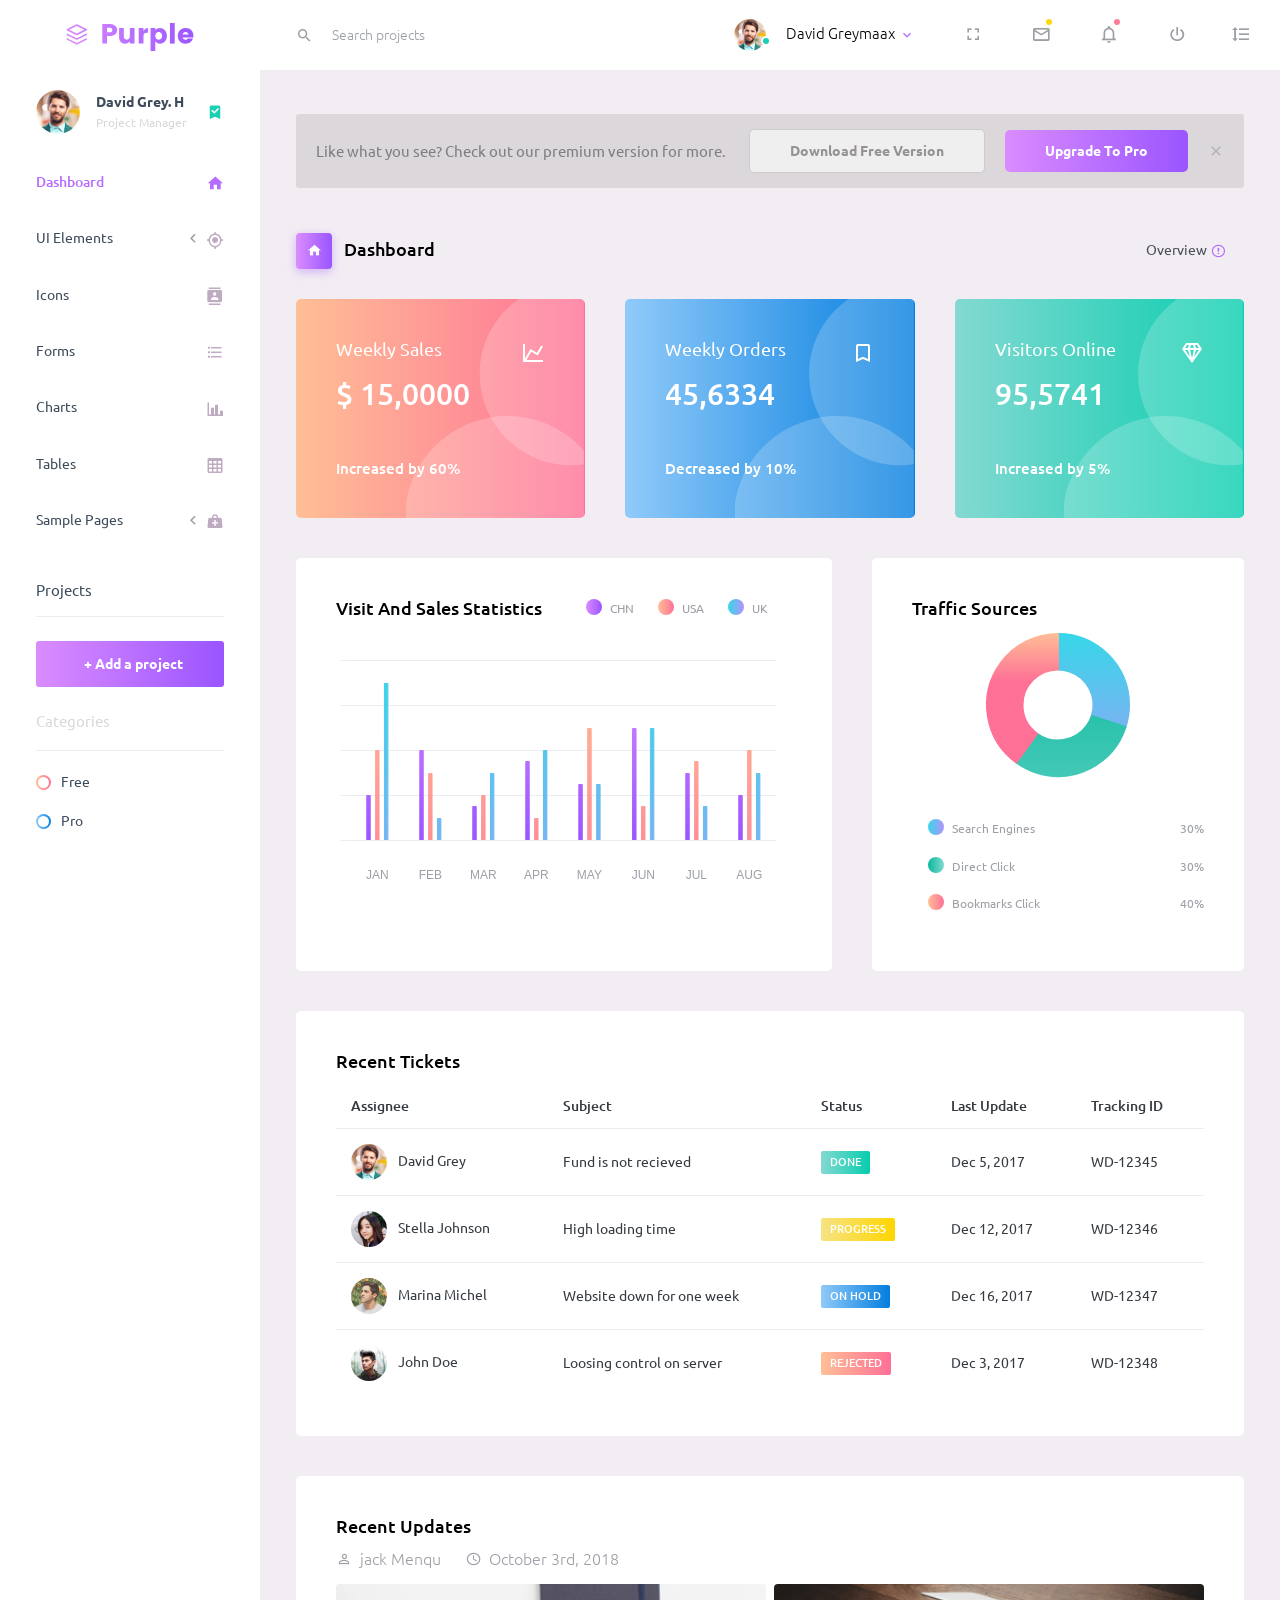
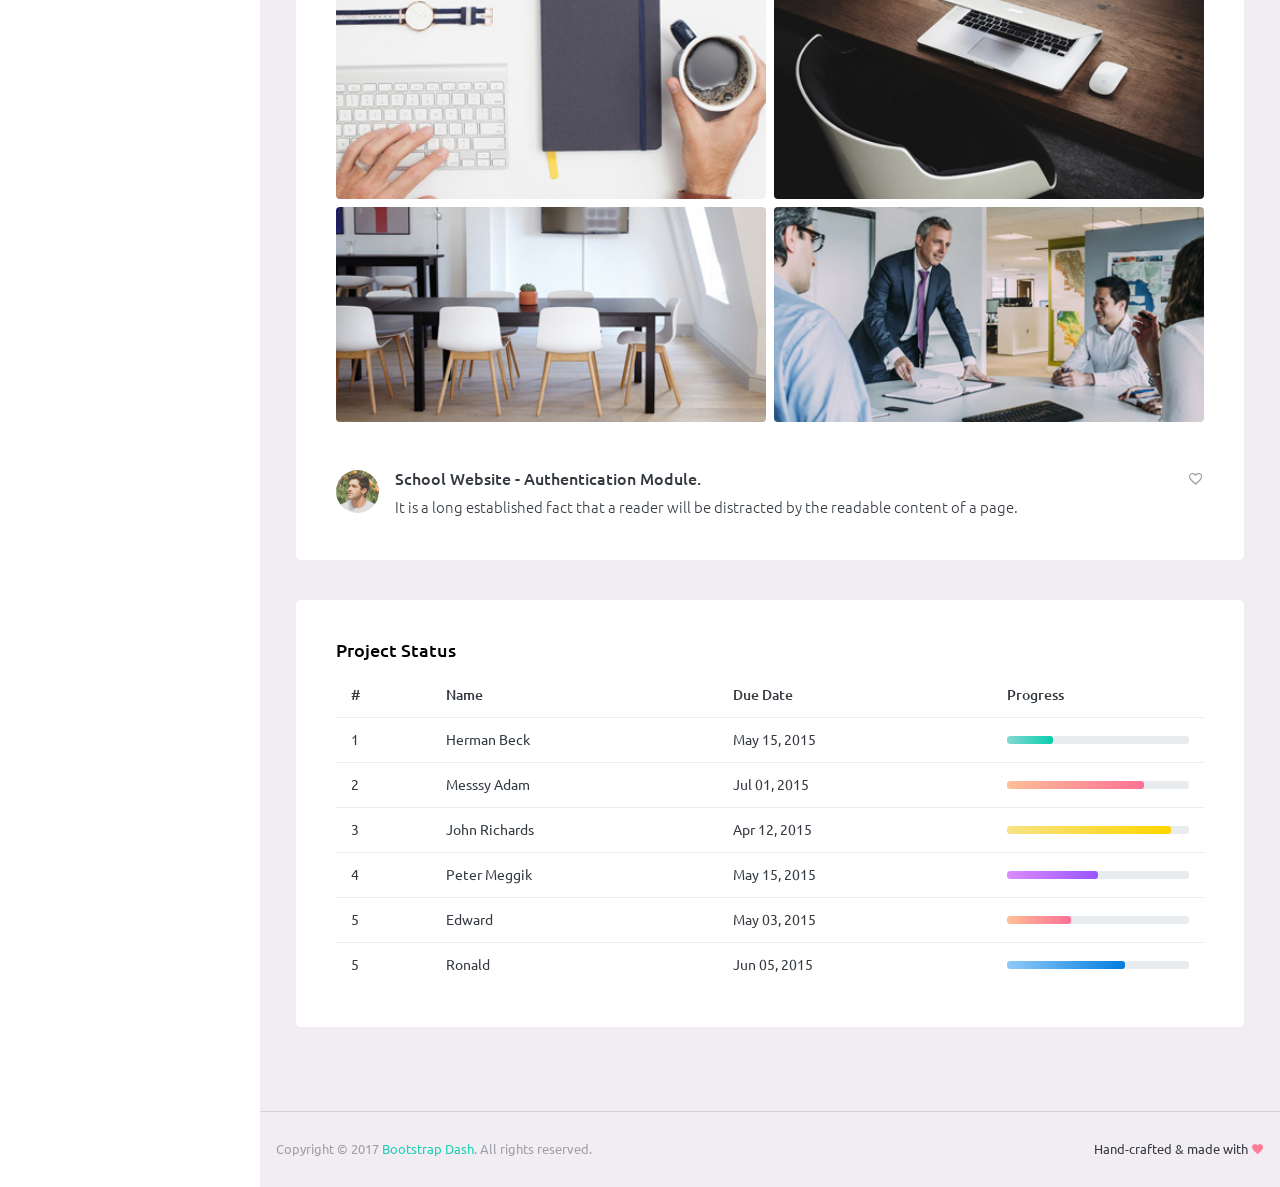
<file: CRUD/index.html>
<!DOCTYPE html>
<html lang="en">

<head>
  <!-- Required meta tags -->
  <meta charset="utf-8">
  <meta name="viewport" content="width=device-width, initial-scale=1, shrink-to-fit=no">
  <title>Purple Admin</title>
  <!-- plugins:css -->
  <link rel="stylesheet" href="vendors/iconfonts/mdi/css/materialdesignicons.min.css">
  <link rel="stylesheet" href="vendors/css/vendor.bundle.base.css">
  <!-- endinject -->
  <!-- inject:css -->
  <link rel="stylesheet" href="css/style.css">
  <!-- endinject -->
  <link rel="shortcut icon" href="images/favicon.png" />
</head>
<body>
  <div class="container-scroller">
    <!-- partial:partials/_navbar.html -->
    <nav class="navbar default-layout-navbar col-lg-12 col-12 p-0 fixed-top d-flex flex-row">
      <div class="text-center navbar-brand-wrapper d-flex align-items-center justify-content-center">
        <a class="navbar-brand brand-logo" href="index.html"><img src="images/logo.svg" alt="logo"/></a>
        <a class="navbar-brand brand-logo-mini" href="index.html"><img src="images/logo-mini.svg" alt="logo"/></a>
      </div>
      <div class="navbar-menu-wrapper d-flex align-items-stretch">
        <div class="search-field d-none d-md-block">
          <form class="d-flex align-items-center h-100" action="#">
            <div class="input-group">
              <div class="input-group-prepend bg-transparent">
                  <i class="input-group-text border-0 mdi mdi-magnify"></i>                
              </div>
              <input type="text" class="form-control bg-transparent border-0" placeholder="Search projects">
            </div>
          </form>
        </div>
        <ul class="navbar-nav navbar-nav-right">
          <li class="nav-item nav-profile dropdown">
            <a class="nav-link dropdown-toggle" id="profileDropdown" href="#" data-toggle="dropdown" aria-expanded="false">
              <div class="nav-profile-img">
                <img src="images/faces/face1.jpg" alt="image">
                <span class="availability-status online"></span>             
              </div>
              <div class="nav-profile-text">
                <p class="mb-1 text-black">David Greymaax</p>
              </div>
            </a>
            <div class="dropdown-menu navbar-dropdown" aria-labelledby="profileDropdown">
              <a class="dropdown-item" href="#">
                <i class="mdi mdi-cached mr-2 text-success"></i>
                Activity Log
              </a>
              <div class="dropdown-divider"></div>
              <a class="dropdown-item" href="#">
                <i class="mdi mdi-logout mr-2 text-primary"></i>
                Signout
              </a>
            </div>
          </li>
          <li class="nav-item d-none d-lg-block full-screen-link">
            <a class="nav-link">
              <i class="mdi mdi-fullscreen" id="fullscreen-button"></i>
            </a>
          </li>
          <li class="nav-item dropdown">
            <a class="nav-link count-indicator dropdown-toggle" id="messageDropdown" href="#" data-toggle="dropdown" aria-expanded="false">
              <i class="mdi mdi-email-outline"></i>
              <span class="count-symbol bg-warning"></span>
            </a>
            <div class="dropdown-menu dropdown-menu-right navbar-dropdown preview-list" aria-labelledby="messageDropdown">
              <h6 class="p-3 mb-0">Messages</h6>
              <div class="dropdown-divider"></div>
              <a class="dropdown-item preview-item">
                <div class="preview-thumbnail">
                    <img src="images/faces/face4.jpg" alt="image" class="profile-pic">
                </div>
                <div class="preview-item-content d-flex align-items-start flex-column justify-content-center">
                  <h6 class="preview-subject ellipsis mb-1 font-weight-normal">Mark send you a message</h6>
                  <p class="text-gray mb-0">
                    1 Minutes ago
                  </p>
                </div>
              </a>
              <div class="dropdown-divider"></div>
              <a class="dropdown-item preview-item">
                <div class="preview-thumbnail">
                    <img src="images/faces/face2.jpg" alt="image" class="profile-pic">
                </div>
                <div class="preview-item-content d-flex align-items-start flex-column justify-content-center">
                  <h6 class="preview-subject ellipsis mb-1 font-weight-normal">Cregh send you a message</h6>
                  <p class="text-gray mb-0">
                    15 Minutes ago
                  </p>
                </div>
              </a>
              <div class="dropdown-divider"></div>
              <a class="dropdown-item preview-item">
                <div class="preview-thumbnail">
                    <img src="images/faces/face3.jpg" alt="image" class="profile-pic">
                </div>
                <div class="preview-item-content d-flex align-items-start flex-column justify-content-center">
                  <h6 class="preview-subject ellipsis mb-1 font-weight-normal">Profile picture updated</h6>
                  <p class="text-gray mb-0">
                    18 Minutes ago
                  </p>
                </div>
              </a>
              <div class="dropdown-divider"></div>
              <h6 class="p-3 mb-0 text-center">4 new messages</h6>
            </div>
          </li>
          <li class="nav-item dropdown">
            <a class="nav-link count-indicator dropdown-toggle" id="notificationDropdown" href="#" data-toggle="dropdown">
              <i class="mdi mdi-bell-outline"></i>
              <span class="count-symbol bg-danger"></span>
            </a>
            <div class="dropdown-menu dropdown-menu-right navbar-dropdown preview-list" aria-labelledby="notificationDropdown">
              <h6 class="p-3 mb-0">Notifications</h6>
              <div class="dropdown-divider"></div>
              <a class="dropdown-item preview-item">
                <div class="preview-thumbnail">
                  <div class="preview-icon bg-success">
                    <i class="mdi mdi-calendar"></i>
                  </div>
                </div>
                <div class="preview-item-content d-flex align-items-start flex-column justify-content-center">
                  <h6 class="preview-subject font-weight-normal mb-1">Event today</h6>
                  <p class="text-gray ellipsis mb-0">
                    Just a reminder that you have an event today
                  </p>
                </div>
              </a>
              <div class="dropdown-divider"></div>
              <a class="dropdown-item preview-item">
                <div class="preview-thumbnail">
                  <div class="preview-icon bg-warning">
                    <i class="mdi mdi-settings"></i>
                  </div>
                </div>
                <div class="preview-item-content d-flex align-items-start flex-column justify-content-center">
                  <h6 class="preview-subject font-weight-normal mb-1">Settings</h6>
                  <p class="text-gray ellipsis mb-0">
                    Update dashboard
                  </p>
                </div>
              </a>
              <div class="dropdown-divider"></div>
              <a class="dropdown-item preview-item">
                <div class="preview-thumbnail">
                  <div class="preview-icon bg-info">
                    <i class="mdi mdi-link-variant"></i>
                  </div>
                </div>
                <div class="preview-item-content d-flex align-items-start flex-column justify-content-center">
                  <h6 class="preview-subject font-weight-normal mb-1">Launch Admin</h6>
                  <p class="text-gray ellipsis mb-0">
                    New admin wow!
                  </p>
                </div>
              </a>
              <div class="dropdown-divider"></div>
              <h6 class="p-3 mb-0 text-center">See all notifications</h6>
            </div>
          </li>
          <li class="nav-item nav-logout d-none d-lg-block">
            <a class="nav-link" href="#">
              <i class="mdi mdi-power"></i>
            </a>
          </li>
          <li class="nav-item nav-settings d-none d-lg-block">
            <a class="nav-link" href="#">
              <i class="mdi mdi-format-line-spacing"></i>
            </a>
          </li>
        </ul>
        <button class="navbar-toggler navbar-toggler-right d-lg-none align-self-center" type="button" data-toggle="offcanvas">
          <span class="mdi mdi-menu"></span>
        </button>
      </div>
    </nav>
    <!-- partial -->
    <div class="container-fluid page-body-wrapper">
      <!-- partial:partials/_sidebar.html -->
      <nav class="sidebar sidebar-offcanvas" id="sidebar">
        <ul class="nav">
          <li class="nav-item nav-profile">
            <a href="#" class="nav-link">
              <div class="nav-profile-image">
                <img src="images/faces/face1.jpg" alt="profile">
                <span class="login-status online"></span> <!--change to offline or busy as needed-->              
              </div>
              <div class="nav-profile-text d-flex flex-column">
                <span class="font-weight-bold mb-2">David Grey. H</span>
                <span class="text-secondary text-small">Project Manager</span>
              </div>
              <i class="mdi mdi-bookmark-check text-success nav-profile-badge"></i>
            </a>
          </li>
          <li class="nav-item">
            <a class="nav-link" href="index.html">
              <span class="menu-title">Dashboard</span>
              <i class="mdi mdi-home menu-icon"></i>
            </a>
          </li>
          <li class="nav-item">
            <a class="nav-link" data-toggle="collapse" href="#ui-basic" aria-expanded="false" aria-controls="ui-basic">
              <span class="menu-title">UI Elements</span>
              <i class="menu-arrow"></i>
              <i class="mdi mdi-crosshairs-gps menu-icon"></i>
            </a>
            <div class="collapse" id="ui-basic">
              <ul class="nav flex-column sub-menu">
                <li class="nav-item"> <a class="nav-link" href="pages/ui-features/buttons.html">Buttons</a></li>
                <li class="nav-item"> <a class="nav-link" href="pages/ui-features/typography.html">Typography</a></li>
              </ul>
            </div>
          </li>
          <li class="nav-item">
            <a class="nav-link" href="pages/icons/mdi.html">
              <span class="menu-title">Icons</span>
              <i class="mdi mdi-contacts menu-icon"></i>
            </a>
          </li>
          <li class="nav-item">
            <a class="nav-link" href="pages/forms/basic_elements.html">
              <span class="menu-title">Forms</span>
              <i class="mdi mdi-format-list-bulleted menu-icon"></i>
            </a>
          </li>
          <li class="nav-item">
            <a class="nav-link" href="pages/charts/chartjs.html">
              <span class="menu-title">Charts</span>
              <i class="mdi mdi-chart-bar menu-icon"></i>
            </a>
          </li>
          <li class="nav-item">
            <a class="nav-link" href="pages/tables/basic-table.html">
              <span class="menu-title">Tables</span>
              <i class="mdi mdi-table-large menu-icon"></i>
            </a>
          </li>
          <li class="nav-item">
            <a class="nav-link" data-toggle="collapse" href="#general-pages" aria-expanded="false" aria-controls="general-pages">
              <span class="menu-title">Sample Pages</span>
              <i class="menu-arrow"></i>
              <i class="mdi mdi-medical-bag menu-icon"></i>
            </a>
            <div class="collapse" id="general-pages">
              <ul class="nav flex-column sub-menu">
                <li class="nav-item"> <a class="nav-link" href="pages/samples/blank-page.html"> Blank Page </a></li>
                <li class="nav-item"> <a class="nav-link" href="pages/samples/login.html"> Login </a></li>
                <li class="nav-item"> <a class="nav-link" href="pages/samples/register.html"> Register </a></li>
                <li class="nav-item"> <a class="nav-link" href="pages/samples/error-404.html"> 404 </a></li>
                <li class="nav-item"> <a class="nav-link" href="pages/samples/error-500.html"> 500 </a></li>
              </ul>
              </div>
          </li>
          <li class="nav-item sidebar-actions">
            <span class="nav-link">
              <div class="border-bottom">
                <h6 class="font-weight-normal mb-3">Projects</h6>                
              </div>
              <button class="btn btn-block btn-lg btn-gradient-primary mt-4">+ Add a project</button>
              <div class="mt-4">
                <div class="border-bottom">
                  <p class="text-secondary">Categories</p>                  
                </div>
                <ul class="gradient-bullet-list mt-4">
                  <li>Free</li>
                  <li>Pro</li>
                </ul>
              </div>
            </span>
          </li>
        </ul>
      </nav>
      <!-- partial -->
      <div class="main-panel">
        <div class="content-wrapper">
          <div class="row">
            <div class="col-12">
              <span class="d-flex align-items-center purchase-popup">
                <p>Like what you see? Check out our premium version for more.</p>
                <a href="https://github.com/BootstrapDash/PurpleAdmin-Free-Admin-Template" target="_blank" class="btn ml-auto download-button">Download Free Version</a>
                <a href="https://www.bootstrapdash.com/product/purple-bootstrap-4-admin-template/" target="_blank" class="btn purchase-button">Upgrade To Pro</a>
                <i class="mdi mdi-close popup-dismiss"></i>
              </span>
            </div>
          </div>
          <div class="page-header">
            <h3 class="page-title">
              <span class="page-title-icon bg-gradient-primary text-white mr-2">
                <i class="mdi mdi-home"></i>                 
              </span>
              Dashboard
            </h3>
            <nav aria-label="breadcrumb">
              <ul class="breadcrumb">
                <li class="breadcrumb-item active" aria-current="page">
                  <span></span>Overview
                  <i class="mdi mdi-alert-circle-outline icon-sm text-primary align-middle"></i>
                </li>
              </ul>
            </nav>
          </div>
          <div class="row">
            <div class="col-md-4 stretch-card grid-margin">
              <div class="card bg-gradient-danger card-img-holder text-white">
                <div class="card-body">
                  <img src="images/dashboard/circle.svg" class="card-img-absolute" alt="circle-image"/>
                  <h4 class="font-weight-normal mb-3">Weekly Sales
                    <i class="mdi mdi-chart-line mdi-24px float-right"></i>
                  </h4>
                  <h2 class="mb-5">$ 15,0000</h2>
                  <h6 class="card-text">Increased by 60%</h6>
                </div>
              </div>
            </div>
            <div class="col-md-4 stretch-card grid-margin">
              <div class="card bg-gradient-info card-img-holder text-white">
                <div class="card-body">
                  <img src="images/dashboard/circle.svg" class="card-img-absolute" alt="circle-image"/>                  
                  <h4 class="font-weight-normal mb-3">Weekly Orders
                    <i class="mdi mdi-bookmark-outline mdi-24px float-right"></i>
                  </h4>
                  <h2 class="mb-5">45,6334</h2>
                  <h6 class="card-text">Decreased by 10%</h6>
                </div>
              </div>
            </div>
            <div class="col-md-4 stretch-card grid-margin">
              <div class="card bg-gradient-success card-img-holder text-white">
                <div class="card-body">
                  <img src="images/dashboard/circle.svg" class="card-img-absolute" alt="circle-image"/>                                    
                  <h4 class="font-weight-normal mb-3">Visitors Online
                    <i class="mdi mdi-diamond mdi-24px float-right"></i>
                  </h4>
                  <h2 class="mb-5">95,5741</h2>
                  <h6 class="card-text">Increased by 5%</h6>
                </div>
              </div>
            </div>
          </div>
          <div class="row">
            <div class="col-md-7 grid-margin stretch-card">
              <div class="card">
                <div class="card-body">
                  <div class="clearfix">
                    <h4 class="card-title float-left">Visit And Sales Statistics</h4>
                    <div id="visit-sale-chart-legend" class="rounded-legend legend-horizontal legend-top-right float-right"></div>                                     
                  </div>
                  <canvas id="visit-sale-chart" class="mt-4"></canvas>
                </div>
              </div>
            </div>
            <div class="col-md-5 grid-margin stretch-card">
              <div class="card">
                <div class="card-body">
                  <h4 class="card-title">Traffic Sources</h4>
                  <canvas id="traffic-chart"></canvas>
                  <div id="traffic-chart-legend" class="rounded-legend legend-vertical legend-bottom-left pt-4"></div>                                                      
                </div>
              </div>
            </div>
          </div>
          <div class="row">
            <div class="col-12 grid-margin">
              <div class="card">
                <div class="card-body">
                  <h4 class="card-title">Recent Tickets</h4>
                  <div class="table-responsive">
                    <table class="table">
                      <thead>
                        <tr>
                          <th>
                            Assignee
                          </th>
                          <th>
                            Subject
                          </th>
                          <th>
                            Status
                          </th>
                          <th>
                            Last Update
                          </th>
                          <th>
                            Tracking ID
                          </th>
                        </tr>
                      </thead>
                      <tbody>
                        <tr>
                          <td>
                            <img src="images/faces/face1.jpg" class="mr-2" alt="image">
                            David Grey
                          </td>
                          <td>
                            Fund is not recieved
                          </td>
                          <td>
                            <label class="badge badge-gradient-success">DONE</label>
                          </td>
                          <td>
                            Dec 5, 2017
                          </td>
                          <td>
                            WD-12345
                          </td>
                        </tr>
                        <tr>
                          <td>
                            <img src="images/faces/face2.jpg" class="mr-2" alt="image">
                            Stella Johnson
                          </td>
                          <td>
                            High loading time
                          </td>
                          <td>
                            <label class="badge badge-gradient-warning">PROGRESS</label>
                          </td>
                          <td>
                            Dec 12, 2017
                          </td>
                          <td>
                            WD-12346
                          </td>
                        </tr>
                        <tr>
                          <td>
                            <img src="images/faces/face3.jpg" class="mr-2" alt="image">
                            Marina Michel
                          </td>
                          <td>
                            Website down for one week
                          </td>
                          <td>
                            <label class="badge badge-gradient-info">ON HOLD</label>
                          </td>
                          <td>
                            Dec 16, 2017
                          </td>
                          <td>
                            WD-12347
                          </td>
                        </tr>
                        <tr>
                          <td>
                            <img src="images/faces/face4.jpg" class="mr-2" alt="image">
                            John Doe
                          </td>
                          <td>
                            Loosing control on server
                          </td>
                          <td>
                            <label class="badge badge-gradient-danger">REJECTED</label>
                          </td>
                          <td>
                            Dec 3, 2017
                          </td>
                          <td>
                            WD-12348
                          </td>
                        </tr>
                      </tbody>
                    </table>
                  </div>
                </div>
              </div>
            </div>
          </div>
          <div class="row">
            <div class="col-12 grid-margin stretch-card">
              <div class="card">
                <div class="card-body">
                  <h4 class="card-title">Recent Updates</h4>
                  <div class="d-flex">
                    <div class="d-flex align-items-center mr-4 text-muted font-weight-light">
                      <i class="mdi mdi-account-outline icon-sm mr-2"></i>
                      <span>jack Menqu</span>
                    </div>
                    <div class="d-flex align-items-center text-muted font-weight-light">
                      <i class="mdi mdi-clock icon-sm mr-2"></i>
                      <span>October 3rd, 2018</span>
                    </div>
                  </div>
                  <div class="row mt-3">
                    <div class="col-6 pr-1">
                      <img src="images/dashboard/img_1.jpg" class="mb-2 mw-100 w-100 rounded" alt="image">
                      <img src="images/dashboard/img_4.jpg" class="mw-100 w-100 rounded" alt="image">
                    </div>
                    <div class="col-6 pl-1">
                      <img src="images/dashboard/img_2.jpg" class="mb-2 mw-100 w-100 rounded" alt="image">
                      <img src="images/dashboard/img_3.jpg" class="mw-100 w-100 rounded" alt="image">
                    </div>
                  </div>
                  <div class="d-flex mt-5 align-items-top">
                    <img src="images/faces/face3.jpg" class="img-sm rounded-circle mr-3" alt="image">
                    <div class="mb-0 flex-grow">
                      <h5 class="mr-2 mb-2">School Website - Authentication Module.</h5>
                      <p class="mb-0 font-weight-light">It is a long established fact that a reader will be distracted by the readable
                        content of a page.</p>
                    </div>
                    <div class="ml-auto">
                      <i class="mdi mdi-heart-outline text-muted"></i>
                    </div>
                  </div>
                </div>
              </div>
            </div>
          </div>
          <div class="row">
            <div class="col-md-12 grid-margin stretch-card">
              <div class="card">
                <div class="card-body">
                  <h4 class="card-title">Project Status</h4>
                  <div class="table-responsive">
                    <table class="table">
                      <thead>
                        <tr>
                          <th>
                            #
                          </th>
                          <th>
                            Name
                          </th>
                          <th>
                            Due Date
                          </th>
                          <th>
                            Progress
                          </th>
                        </tr>
                      </thead>
                      <tbody>
                        <tr>
                          <td>
                            1
                          </td>
                          <td>
                            Herman Beck
                          </td>
                          <td>
                            May 15, 2015
                          </td>
                          <td>
                            <div class="progress">
                              <div class="progress-bar bg-gradient-success" role="progressbar" style="width: 25%" aria-valuenow="25" aria-valuemin="0" aria-valuemax="100"></div>
                            </div>
                          </td>
                        </tr>
                        <tr>
                          <td>
                            2
                          </td>
                          <td>
                            Messsy Adam
                          </td>
                          <td>
                            Jul 01, 2015
                          </td>
                          <td>
                            <div class="progress">
                              <div class="progress-bar bg-gradient-danger" role="progressbar" style="width: 75%" aria-valuenow="75" aria-valuemin="0" aria-valuemax="100"></div>
                            </div>
                          </td>
                        </tr>
                        <tr>
                          <td>
                            3
                          </td>
                          <td>
                            John Richards
                          </td>
                          <td>
                            Apr 12, 2015
                          </td>
                          <td>
                            <div class="progress">
                              <div class="progress-bar bg-gradient-warning" role="progressbar" style="width: 90%" aria-valuenow="90" aria-valuemin="0" aria-valuemax="100"></div>
                            </div>
                          </td>
                        </tr>
                        <tr>
                          <td>
                            4
                          </td>
                          <td>
                            Peter Meggik
                          </td>
                          <td>
                            May 15, 2015
                          </td>
                          <td>
                            <div class="progress">
                              <div class="progress-bar bg-gradient-primary" role="progressbar" style="width: 50%" aria-valuenow="50" aria-valuemin="0" aria-valuemax="100"></div>
                            </div>
                          </td>
                        </tr>
                        <tr>
                          <td>
                            5
                          </td>
                          <td>
                            Edward
                          </td>
                          <td>
                            May 03, 2015
                          </td>
                          <td>
                            <div class="progress">
                              <div class="progress-bar bg-gradient-danger" role="progressbar" style="width: 35%" aria-valuenow="35" aria-valuemin="0" aria-valuemax="100"></div>
                            </div>
                          </td>
                        </tr>
                        <tr>
                          <td>
                            5
                          </td>
                          <td>
                            Ronald
                          </td>
                          <td>
                            Jun 05, 2015
                          </td>
                          <td>
                            <div class="progress">
                              <div class="progress-bar bg-gradient-info" role="progressbar" style="width: 65%" aria-valuenow="65" aria-valuemin="0" aria-valuemax="100"></div>
                            </div>
                          </td>
                        </tr>
                      </tbody>
                    </table>
                  </div>
                </div>
              </div>
            </div>
          </div>
        </div>
        <!-- content-wrapper ends -->
        <!-- partial:partials/_footer.html -->
        <footer class="footer">
          <div class="d-sm-flex justify-content-center justify-content-sm-between">
            <span class="text-muted text-center text-sm-left d-block d-sm-inline-block">Copyright © 2017 <a href="https://www.bootstrapdash.com/" target="_blank">Bootstrap Dash</a>. All rights reserved.</span>
            <span class="float-none float-sm-right d-block mt-1 mt-sm-0 text-center">Hand-crafted & made with <i class="mdi mdi-heart text-danger"></i></span>
          </div>
        </footer>
        <!-- partial -->
      </div>
      <!-- main-panel ends -->
    </div>
    <!-- page-body-wrapper ends -->
  </div>
  <!-- container-scroller -->

  <!-- plugins:js -->
  <script src="vendors/js/vendor.bundle.base.js"></script>
  <script src="vendors/js/vendor.bundle.addons.js"></script>
  <!-- endinject -->
  <!-- Plugin js for this page-->
  <!-- End plugin js for this page-->
  <!-- inject:js -->
  <script src="js/off-canvas.js"></script>
  <script src="js/misc.js"></script>
  <!-- endinject -->
  <!-- Custom js for this page-->
  <script src="js/dashboard.js"></script>
  <!-- End custom js for this page-->
</body>

</html>
</file>
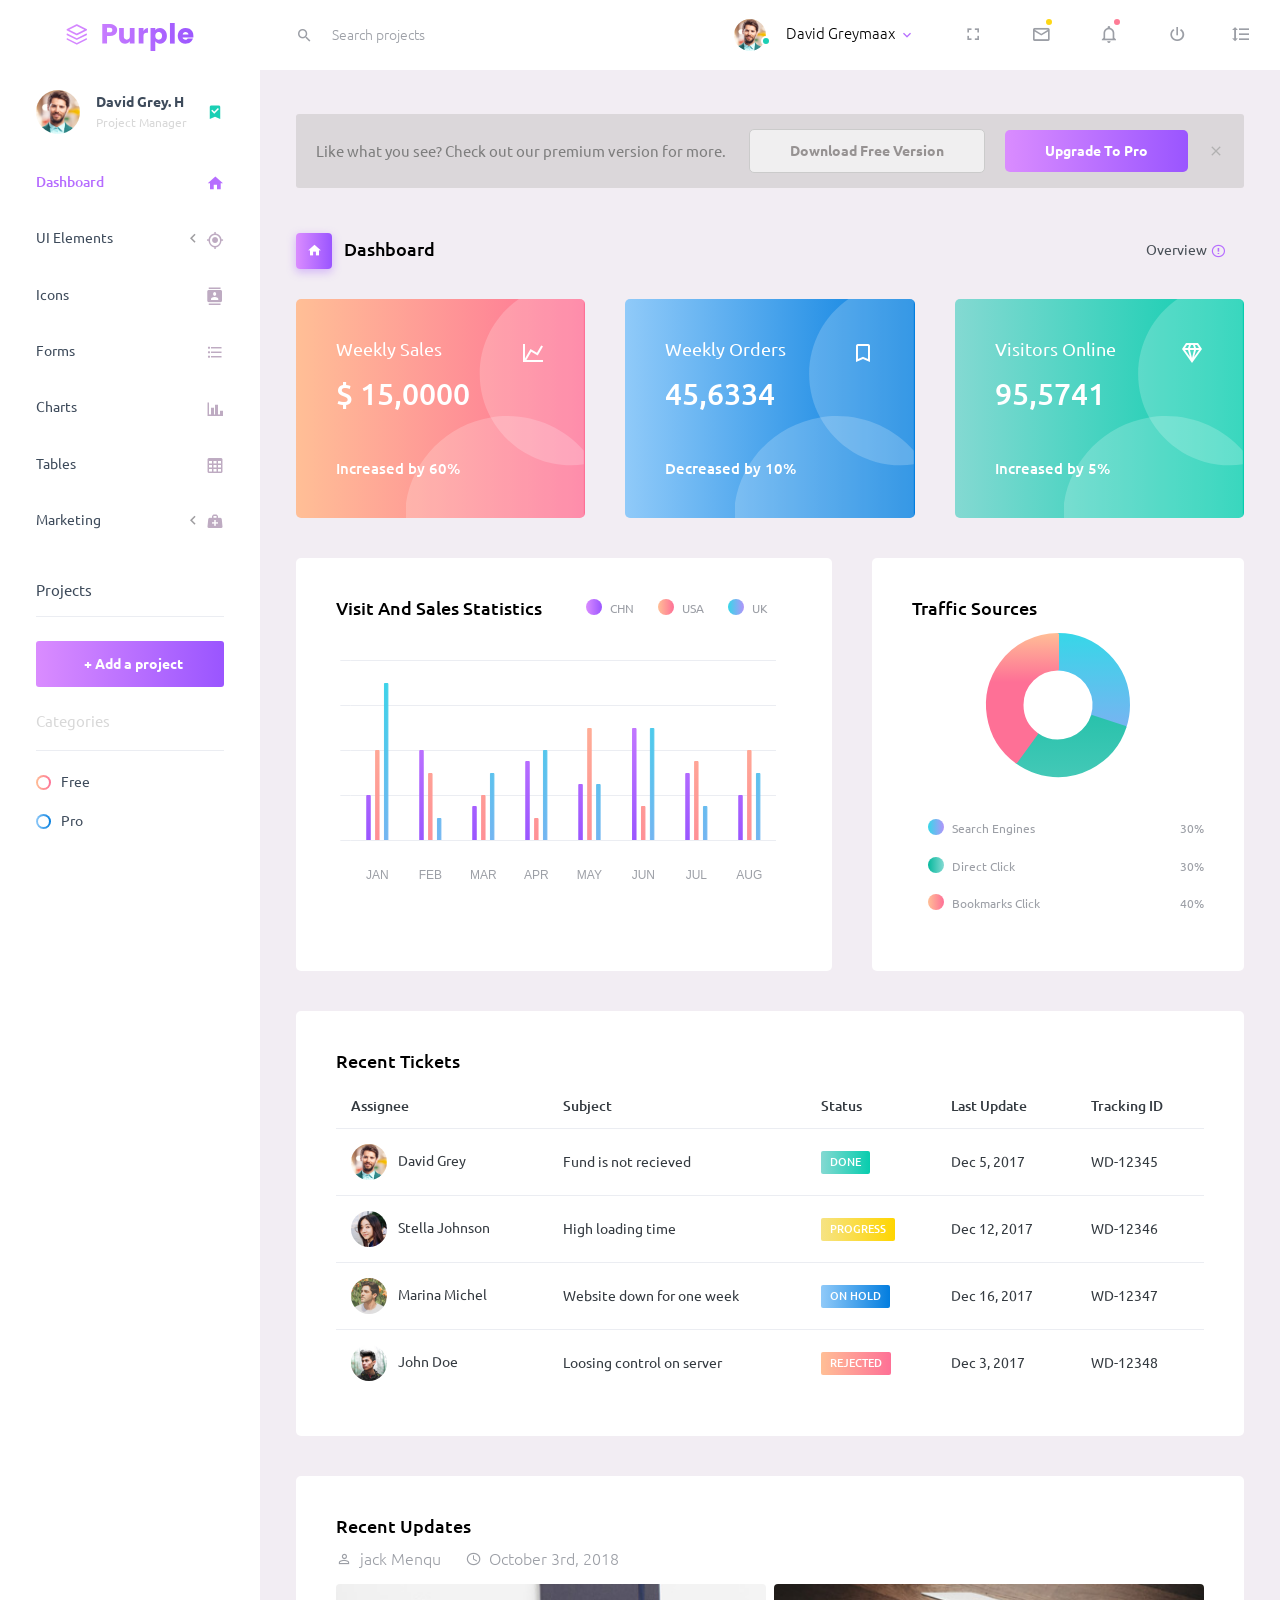
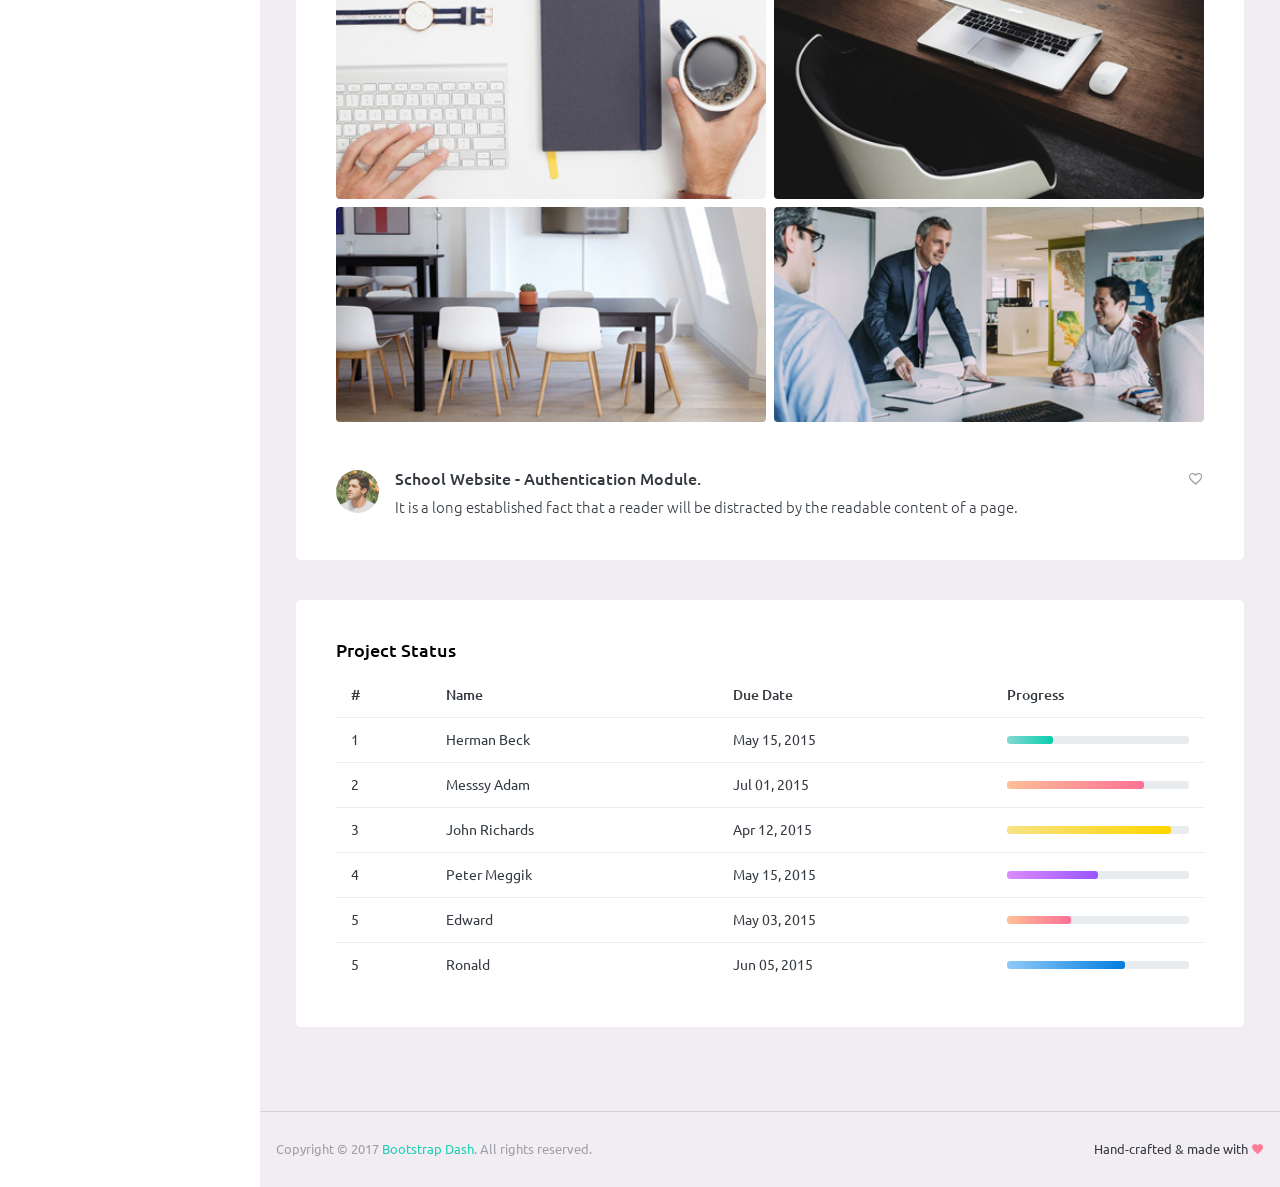
<file: views/index.html>
<!DOCTYPE html>
<html lang="en">

<head>
  <!-- Required meta tags -->
  <meta charset="utf-8">
  <meta name="viewport" content="width=device-width, initial-scale=1, shrink-to-fit=no">
  <title>Purple Admin</title>
  <!-- plugins:css -->
  <link rel="stylesheet" href="vendors/iconfonts/mdi/css/materialdesignicons.min.css">
  <link rel="stylesheet" href="vendors/css/vendor.bundle.base.css">
  <!-- endinject -->
  <!-- inject:css -->
  <link rel="stylesheet" href="css/style.css">
  <!-- endinject -->
  <link rel="shortcut icon" href="images/favicon.png" />
</head>
<body>
  <div class="container-scroller">
    <!-- partial:partials/_navbar.html -->
    <nav class="navbar default-layout-navbar col-lg-12 col-12 p-0 fixed-top d-flex flex-row">
      <div class="text-center navbar-brand-wrapper d-flex align-items-center justify-content-center">
        <a class="navbar-brand brand-logo" href="index.html"><img src="images/logo.svg" alt="logo"/></a>
        <a class="navbar-brand brand-logo-mini" href="index.html"><img src="images/logo-mini.svg" alt="logo"/></a>
      </div>
      <div class="navbar-menu-wrapper d-flex align-items-stretch">
        <div class="search-field d-none d-md-block">
          <form class="d-flex align-items-center h-100" action="#">
            <div class="input-group">
              <div class="input-group-prepend bg-transparent">
                  <i class="input-group-text border-0 mdi mdi-magnify"></i>                
              </div>
              <input type="text" class="form-control bg-transparent border-0" placeholder="Search projects">
            </div>
          </form>
        </div>
        <ul class="navbar-nav navbar-nav-right">
          <li class="nav-item nav-profile dropdown">
            <a class="nav-link dropdown-toggle" id="profileDropdown" href="#" data-toggle="dropdown" aria-expanded="false">
              <div class="nav-profile-img">
                <img src="images/faces/face1.jpg" alt="image">
                <span class="availability-status online"></span>             
              </div>
              <div class="nav-profile-text">
                <p class="mb-1 text-black">David Greymaax</p>
              </div>
            </a>
            <div class="dropdown-menu navbar-dropdown" aria-labelledby="profileDropdown">
              <a class="dropdown-item" href="#">
                <i class="mdi mdi-cached mr-2 text-success"></i>
                Activity Log
              </a>
              <div class="dropdown-divider"></div>
              <a class="dropdown-item" href="#">
                <i class="mdi mdi-logout mr-2 text-primary"></i>
                Signout
              </a>
            </div>
          </li>
          <li class="nav-item d-none d-lg-block full-screen-link">
            <a class="nav-link">
              <i class="mdi mdi-fullscreen" id="fullscreen-button"></i>
            </a>
          </li>
          <li class="nav-item dropdown">
            <a class="nav-link count-indicator dropdown-toggle" id="messageDropdown" href="#" data-toggle="dropdown" aria-expanded="false">
              <i class="mdi mdi-email-outline"></i>
              <span class="count-symbol bg-warning"></span>
            </a>
            <div class="dropdown-menu dropdown-menu-right navbar-dropdown preview-list" aria-labelledby="messageDropdown">
              <h6 class="p-3 mb-0">Messages</h6>
              <div class="dropdown-divider"></div>
              <a class="dropdown-item preview-item">
                <div class="preview-thumbnail">
                    <img src="images/faces/face4.jpg" alt="image" class="profile-pic">
                </div>
                <div class="preview-item-content d-flex align-items-start flex-column justify-content-center">
                  <h6 class="preview-subject ellipsis mb-1 font-weight-normal">Mark send you a message</h6>
                  <p class="text-gray mb-0">
                    1 Minutes ago
                  </p>
                </div>
              </a>
              <div class="dropdown-divider"></div>
              <a class="dropdown-item preview-item">
                <div class="preview-thumbnail">
                    <img src="images/faces/face2.jpg" alt="image" class="profile-pic">
                </div>
                <div class="preview-item-content d-flex align-items-start flex-column justify-content-center">
                  <h6 class="preview-subject ellipsis mb-1 font-weight-normal">Cregh send you a message</h6>
                  <p class="text-gray mb-0">
                    15 Minutes ago
                  </p>
                </div>
              </a>
              <div class="dropdown-divider"></div>
              <a class="dropdown-item preview-item">
                <div class="preview-thumbnail">
                    <img src="images/faces/face3.jpg" alt="image" class="profile-pic">
                </div>
                <div class="preview-item-content d-flex align-items-start flex-column justify-content-center">
                  <h6 class="preview-subject ellipsis mb-1 font-weight-normal">Profile picture updated</h6>
                  <p class="text-gray mb-0">
                    18 Minutes ago
                  </p>
                </div>
              </a>
              <div class="dropdown-divider"></div>
              <h6 class="p-3 mb-0 text-center">4 new messages</h6>
            </div>
          </li>
          <li class="nav-item dropdown">
            <a class="nav-link count-indicator dropdown-toggle" id="notificationDropdown" href="#" data-toggle="dropdown">
              <i class="mdi mdi-bell-outline"></i>
              <span class="count-symbol bg-danger"></span>
            </a>
            <div class="dropdown-menu dropdown-menu-right navbar-dropdown preview-list" aria-labelledby="notificationDropdown">
              <h6 class="p-3 mb-0">Notifications</h6>
              <div class="dropdown-divider"></div>
              <a class="dropdown-item preview-item">
                <div class="preview-thumbnail">
                  <div class="preview-icon bg-success">
                    <i class="mdi mdi-calendar"></i>
                  </div>
                </div>
                <div class="preview-item-content d-flex align-items-start flex-column justify-content-center">
                  <h6 class="preview-subject font-weight-normal mb-1">Event today</h6>
                  <p class="text-gray ellipsis mb-0">
                    Just a reminder that you have an event today
                  </p>
                </div>
              </a>
              <div class="dropdown-divider"></div>
              <a class="dropdown-item preview-item">
                <div class="preview-thumbnail">
                  <div class="preview-icon bg-warning">
                    <i class="mdi mdi-settings"></i>
                  </div>
                </div>
                <div class="preview-item-content d-flex align-items-start flex-column justify-content-center">
                  <h6 class="preview-subject font-weight-normal mb-1">Settings</h6>
                  <p class="text-gray ellipsis mb-0">
                    Update dashboard
                  </p>
                </div>
              </a>
              <div class="dropdown-divider"></div>
              <a class="dropdown-item preview-item">
                <div class="preview-thumbnail">
                  <div class="preview-icon bg-info">
                    <i class="mdi mdi-link-variant"></i>
                  </div>
                </div>
                <div class="preview-item-content d-flex align-items-start flex-column justify-content-center">
                  <h6 class="preview-subject font-weight-normal mb-1">Launch Admin</h6>
                  <p class="text-gray ellipsis mb-0">
                    New admin wow!
                  </p>
                </div>
              </a>
              <div class="dropdown-divider"></div>
              <h6 class="p-3 mb-0 text-center">See all notifications</h6>
            </div>
          </li>
          <li class="nav-item nav-logout d-none d-lg-block">
            <a class="nav-link" href="#">
              <i class="mdi mdi-power"></i>
            </a>
          </li>
          <li class="nav-item nav-settings d-none d-lg-block">
            <a class="nav-link" href="#">
              <i class="mdi mdi-format-line-spacing"></i>
            </a>
          </li>
        </ul>
        <button class="navbar-toggler navbar-toggler-right d-lg-none align-self-center" type="button" data-toggle="offcanvas">
          <span class="mdi mdi-menu"></span>
        </button>
      </div>
    </nav>
    <!-- partial -->
    <div class="container-fluid page-body-wrapper">
      <!-- partial:partials/_sidebar.html -->
      <nav class="sidebar sidebar-offcanvas" id="sidebar">
        <ul class="nav">
          <li class="nav-item nav-profile">
            <a href="#" class="nav-link">
              <div class="nav-profile-image">
                <img src="images/faces/face1.jpg" alt="profile">
                <span class="login-status online"></span> <!--change to offline or busy as needed-->              
              </div>
              <div class="nav-profile-text d-flex flex-column">
                <span class="font-weight-bold mb-2">David Grey. H</span>
                <span class="text-secondary text-small">Project Manager</span>
              </div>
              <i class="mdi mdi-bookmark-check text-success nav-profile-badge"></i>
            </a>
          </li>
          <li class="nav-item">
            <a class="nav-link" href="index.html">
              <span class="menu-title">Dashboard</span>
              <i class="mdi mdi-home menu-icon"></i>
            </a>
          </li>
          <li class="nav-item">
            <a class="nav-link" data-toggle="collapse" href="#ui-basic" aria-expanded="false" aria-controls="ui-basic">
              <span class="menu-title">UI Elements</span>
              <i class="menu-arrow"></i>
              <i class="mdi mdi-crosshairs-gps menu-icon"></i>
            </a>
            <div class="collapse" id="ui-basic">
              <ul class="nav flex-column sub-menu">
                <li class="nav-item"> <a class="nav-link" href="pages/ui-features/buttons.html">Buttons</a></li>
                <li class="nav-item"> <a class="nav-link" href="pages/ui-features/typography.html">Typography</a></li>
              </ul>
            </div>
          </li>
          <li class="nav-item">
            <a class="nav-link" href="pages/icons/mdi.html">
              <span class="menu-title">Icons</span>
              <i class="mdi mdi-contacts menu-icon"></i>
            </a>
          </li>
          <li class="nav-item">
            <a class="nav-link" href="pages/forms/basic_elements.html">
              <span class="menu-title">Forms</span>
              <i class="mdi mdi-format-list-bulleted menu-icon"></i>
            </a>
          </li>
          <li class="nav-item">
            <a class="nav-link" href="pages/charts/chartjs.html">
              <span class="menu-title">Charts</span>
              <i class="mdi mdi-chart-bar menu-icon"></i>
            </a>
          </li>
          <li class="nav-item">
            <a class="nav-link" href="pages/tables/basic-table.html">
              <span class="menu-title">Tables</span>
              <i class="mdi mdi-table-large menu-icon"></i>
            </a>
          </li>
          <li class="nav-item">
            <a class="nav-link" data-toggle="collapse" href="#general-pages" aria-expanded="false" aria-controls="general-pages">
              <span class="menu-title">Marketing</span>
              <i class="menu-arrow"></i>
              <i class="mdi mdi-medical-bag menu-icon"></i>
            </a>
            <div class="collapse" id="general-pages">
              <ul class="nav flex-column sub-menu">
              <li class="nav-item"> <a class="nav-link" href="AjouterPromo.php"> Ajouter Promotion </a></li>
                <li class="nav-item"> <a class="nav-link" href="AfficherPromo.php"> Afficher Promotion </a></li>
                <li class="nav-item"> <a class="nav-link" href="AjouterEvent.php"> Ajouter Evenement </a></li>
                <li class="nav-item"> <a class="nav-link" href="AfficherEvent.php"> Afficher Evenement </a></li>

              </ul>
              </div>
          </li>
          <li class="nav-item sidebar-actions">
            <span class="nav-link">
              <div class="border-bottom">
                <h6 class="font-weight-normal mb-3">Projects</h6>                
              </div>
              <button class="btn btn-block btn-lg btn-gradient-primary mt-4">+ Add a project</button>
              <div class="mt-4">
                <div class="border-bottom">
                  <p class="text-secondary">Categories</p>                  
                </div>
                <ul class="gradient-bullet-list mt-4">
                  <li>Free</li>
                  <li>Pro</li>
                </ul>
              </div>
            </span>
          </li>
        </ul>
      </nav>
      <!-- partial -->
      <div class="main-panel">
        <div class="content-wrapper">
          <div class="row">
            <div class="col-12">
              <span class="d-flex align-items-center purchase-popup">
                <p>Like what you see? Check out our premium version for more.</p>
                <a href="https://github.com/BootstrapDash/PurpleAdmin-Free-Admin-Template" target="_blank" class="btn ml-auto download-button">Download Free Version</a>
                <a href="https://www.bootstrapdash.com/product/purple-bootstrap-4-admin-template/" target="_blank" class="btn purchase-button">Upgrade To Pro</a>
                <i class="mdi mdi-close popup-dismiss"></i>
              </span>
            </div>
          </div>
          <div class="page-header">
            <h3 class="page-title">
              <span class="page-title-icon bg-gradient-primary text-white mr-2">
                <i class="mdi mdi-home"></i>                 
              </span>
              Dashboard
            </h3>
            <nav aria-label="breadcrumb">
              <ul class="breadcrumb">
                <li class="breadcrumb-item active" aria-current="page">
                  <span></span>Overview
                  <i class="mdi mdi-alert-circle-outline icon-sm text-primary align-middle"></i>
                </li>
              </ul>
            </nav>
          </div>
          <div class="row">
            <div class="col-md-4 stretch-card grid-margin">
              <div class="card bg-gradient-danger card-img-holder text-white">
                <div class="card-body">
                  <img src="images/dashboard/circle.svg" class="card-img-absolute" alt="circle-image"/>
                  <h4 class="font-weight-normal mb-3">Weekly Sales
                    <i class="mdi mdi-chart-line mdi-24px float-right"></i>
                  </h4>
                  <h2 class="mb-5">$ 15,0000</h2>
                  <h6 class="card-text">Increased by 60%</h6>
                </div>
              </div>
            </div>
            <div class="col-md-4 stretch-card grid-margin">
              <div class="card bg-gradient-info card-img-holder text-white">
                <div class="card-body">
                  <img src="images/dashboard/circle.svg" class="card-img-absolute" alt="circle-image"/>                  
                  <h4 class="font-weight-normal mb-3">Weekly Orders
                    <i class="mdi mdi-bookmark-outline mdi-24px float-right"></i>
                  </h4>
                  <h2 class="mb-5">45,6334</h2>
                  <h6 class="card-text">Decreased by 10%</h6>
                </div>
              </div>
            </div>
            <div class="col-md-4 stretch-card grid-margin">
              <div class="card bg-gradient-success card-img-holder text-white">
                <div class="card-body">
                  <img src="images/dashboard/circle.svg" class="card-img-absolute" alt="circle-image"/>                                    
                  <h4 class="font-weight-normal mb-3">Visitors Online
                    <i class="mdi mdi-diamond mdi-24px float-right"></i>
                  </h4>
                  <h2 class="mb-5">95,5741</h2>
                  <h6 class="card-text">Increased by 5%</h6>
                </div>
              </div>
            </div>
          </div>
          <div class="row">
            <div class="col-md-7 grid-margin stretch-card">
              <div class="card">
                <div class="card-body">
                  <div class="clearfix">
                    <h4 class="card-title float-left">Visit And Sales Statistics</h4>
                    <div id="visit-sale-chart-legend" class="rounded-legend legend-horizontal legend-top-right float-right"></div>                                     
                  </div>
                  <canvas id="visit-sale-chart" class="mt-4"></canvas>
                </div>
              </div>
            </div>
            <div class="col-md-5 grid-margin stretch-card">
              <div class="card">
                <div class="card-body">
                  <h4 class="card-title">Traffic Sources</h4>
                  <canvas id="traffic-chart"></canvas>
                  <div id="traffic-chart-legend" class="rounded-legend legend-vertical legend-bottom-left pt-4"></div>                                                      
                </div>
              </div>
            </div>
          </div>
          <div class="row">
            <div class="col-12 grid-margin">
              <div class="card">
                <div class="card-body">
                  <h4 class="card-title">Recent Tickets</h4>
                  <div class="table-responsive">
                    <table class="table">
                      <thead>
                        <tr>
                          <th>
                            Assignee
                          </th>
                          <th>
                            Subject
                          </th>
                          <th>
                            Status
                          </th>
                          <th>
                            Last Update
                          </th>
                          <th>
                            Tracking ID
                          </th>
                        </tr>
                      </thead>
                      <tbody>
                        <tr>
                          <td>
                            <img src="images/faces/face1.jpg" class="mr-2" alt="image">
                            David Grey
                          </td>
                          <td>
                            Fund is not recieved
                          </td>
                          <td>
                            <label class="badge badge-gradient-success">DONE</label>
                          </td>
                          <td>
                            Dec 5, 2017
                          </td>
                          <td>
                            WD-12345
                          </td>
                        </tr>
                        <tr>
                          <td>
                            <img src="images/faces/face2.jpg" class="mr-2" alt="image">
                            Stella Johnson
                          </td>
                          <td>
                            High loading time
                          </td>
                          <td>
                            <label class="badge badge-gradient-warning">PROGRESS</label>
                          </td>
                          <td>
                            Dec 12, 2017
                          </td>
                          <td>
                            WD-12346
                          </td>
                        </tr>
                        <tr>
                          <td>
                            <img src="images/faces/face3.jpg" class="mr-2" alt="image">
                            Marina Michel
                          </td>
                          <td>
                            Website down for one week
                          </td>
                          <td>
                            <label class="badge badge-gradient-info">ON HOLD</label>
                          </td>
                          <td>
                            Dec 16, 2017
                          </td>
                          <td>
                            WD-12347
                          </td>
                        </tr>
                        <tr>
                          <td>
                            <img src="images/faces/face4.jpg" class="mr-2" alt="image">
                            John Doe
                          </td>
                          <td>
                            Loosing control on server
                          </td>
                          <td>
                            <label class="badge badge-gradient-danger">REJECTED</label>
                          </td>
                          <td>
                            Dec 3, 2017
                          </td>
                          <td>
                            WD-12348
                          </td>
                        </tr>
                      </tbody>
                    </table>
                  </div>
                </div>
              </div>
            </div>
          </div>
          <div class="row">
            <div class="col-12 grid-margin stretch-card">
              <div class="card">
                <div class="card-body">
                  <h4 class="card-title">Recent Updates</h4>
                  <div class="d-flex">
                    <div class="d-flex align-items-center mr-4 text-muted font-weight-light">
                      <i class="mdi mdi-account-outline icon-sm mr-2"></i>
                      <span>jack Menqu</span>
                    </div>
                    <div class="d-flex align-items-center text-muted font-weight-light">
                      <i class="mdi mdi-clock icon-sm mr-2"></i>
                      <span>October 3rd, 2018</span>
                    </div>
                  </div>
                  <div class="row mt-3">
                    <div class="col-6 pr-1">
                      <img src="images/dashboard/img_1.jpg" class="mb-2 mw-100 w-100 rounded" alt="image">
                      <img src="images/dashboard/img_4.jpg" class="mw-100 w-100 rounded" alt="image">
                    </div>
                    <div class="col-6 pl-1">
                      <img src="images/dashboard/img_2.jpg" class="mb-2 mw-100 w-100 rounded" alt="image">
                      <img src="images/dashboard/img_3.jpg" class="mw-100 w-100 rounded" alt="image">
                    </div>
                  </div>
                  <div class="d-flex mt-5 align-items-top">
                    <img src="images/faces/face3.jpg" class="img-sm rounded-circle mr-3" alt="image">
                    <div class="mb-0 flex-grow">
                      <h5 class="mr-2 mb-2">School Website - Authentication Module.</h5>
                      <p class="mb-0 font-weight-light">It is a long established fact that a reader will be distracted by the readable
                        content of a page.</p>
                    </div>
                    <div class="ml-auto">
                      <i class="mdi mdi-heart-outline text-muted"></i>
                    </div>
                  </div>
                </div>
              </div>
            </div>
          </div>
          <div class="row">
            <div class="col-md-12 grid-margin stretch-card">
              <div class="card">
                <div class="card-body">
                  <h4 class="card-title">Project Status</h4>
                  <div class="table-responsive">
                    <table class="table">
                      <thead>
                        <tr>
                          <th>
                            #
                          </th>
                          <th>
                            Name
                          </th>
                          <th>
                            Due Date
                          </th>
                          <th>
                            Progress
                          </th>
                        </tr>
                      </thead>
                      <tbody>
                        <tr>
                          <td>
                            1
                          </td>
                          <td>
                            Herman Beck
                          </td>
                          <td>
                            May 15, 2015
                          </td>
                          <td>
                            <div class="progress">
                              <div class="progress-bar bg-gradient-success" role="progressbar" style="width: 25%" aria-valuenow="25" aria-valuemin="0" aria-valuemax="100"></div>
                            </div>
                          </td>
                        </tr>
                        <tr>
                          <td>
                            2
                          </td>
                          <td>
                            Messsy Adam
                          </td>
                          <td>
                            Jul 01, 2015
                          </td>
                          <td>
                            <div class="progress">
                              <div class="progress-bar bg-gradient-danger" role="progressbar" style="width: 75%" aria-valuenow="75" aria-valuemin="0" aria-valuemax="100"></div>
                            </div>
                          </td>
                        </tr>
                        <tr>
                          <td>
                            3
                          </td>
                          <td>
                            John Richards
                          </td>
                          <td>
                            Apr 12, 2015
                          </td>
                          <td>
                            <div class="progress">
                              <div class="progress-bar bg-gradient-warning" role="progressbar" style="width: 90%" aria-valuenow="90" aria-valuemin="0" aria-valuemax="100"></div>
                            </div>
                          </td>
                        </tr>
                        <tr>
                          <td>
                            4
                          </td>
                          <td>
                            Peter Meggik
                          </td>
                          <td>
                            May 15, 2015
                          </td>
                          <td>
                            <div class="progress">
                              <div class="progress-bar bg-gradient-primary" role="progressbar" style="width: 50%" aria-valuenow="50" aria-valuemin="0" aria-valuemax="100"></div>
                            </div>
                          </td>
                        </tr>
                        <tr>
                          <td>
                            5
                          </td>
                          <td>
                            Edward
                          </td>
                          <td>
                            May 03, 2015
                          </td>
                          <td>
                            <div class="progress">
                              <div class="progress-bar bg-gradient-danger" role="progressbar" style="width: 35%" aria-valuenow="35" aria-valuemin="0" aria-valuemax="100"></div>
                            </div>
                          </td>
                        </tr>
                        <tr>
                          <td>
                            5
                          </td>
                          <td>
                            Ronald
                          </td>
                          <td>
                            Jun 05, 2015
                          </td>
                          <td>
                            <div class="progress">
                              <div class="progress-bar bg-gradient-info" role="progressbar" style="width: 65%" aria-valuenow="65" aria-valuemin="0" aria-valuemax="100"></div>
                            </div>
                          </td>
                        </tr>
                      </tbody>
                    </table>
                  </div>
                </div>
              </div>
            </div>
          </div>
        </div>
        <!-- content-wrapper ends -->
        <!-- partial:partials/_footer.html -->
        <footer class="footer">
          <div class="d-sm-flex justify-content-center justify-content-sm-between">
            <span class="text-muted text-center text-sm-left d-block d-sm-inline-block">Copyright © 2017 <a href="https://www.bootstrapdash.com/" target="_blank">Bootstrap Dash</a>. All rights reserved.</span>
            <span class="float-none float-sm-right d-block mt-1 mt-sm-0 text-center">Hand-crafted & made with <i class="mdi mdi-heart text-danger"></i></span>
          </div>
        </footer>
        <!-- partial -->
      </div>
      <!-- main-panel ends -->
    </div>
    <!-- page-body-wrapper ends -->
  </div>
  <!-- container-scroller -->

  <!-- plugins:js -->
  <script src="vendors/js/vendor.bundle.base.js"></script>
  <script src="vendors/js/vendor.bundle.addons.js"></script>
  <!-- endinject -->
  <!-- Plugin js for this page-->
  <!-- End plugin js for this page-->
  <!-- inject:js -->
  <script src="js/off-canvas.js"></script>
  <script src="js/misc.js"></script>
  <!-- endinject -->
  <!-- Custom js for this page-->
  <script src="js/dashboard.js"></script>
  <!-- End custom js for this page-->
</body>

</html>
</file>
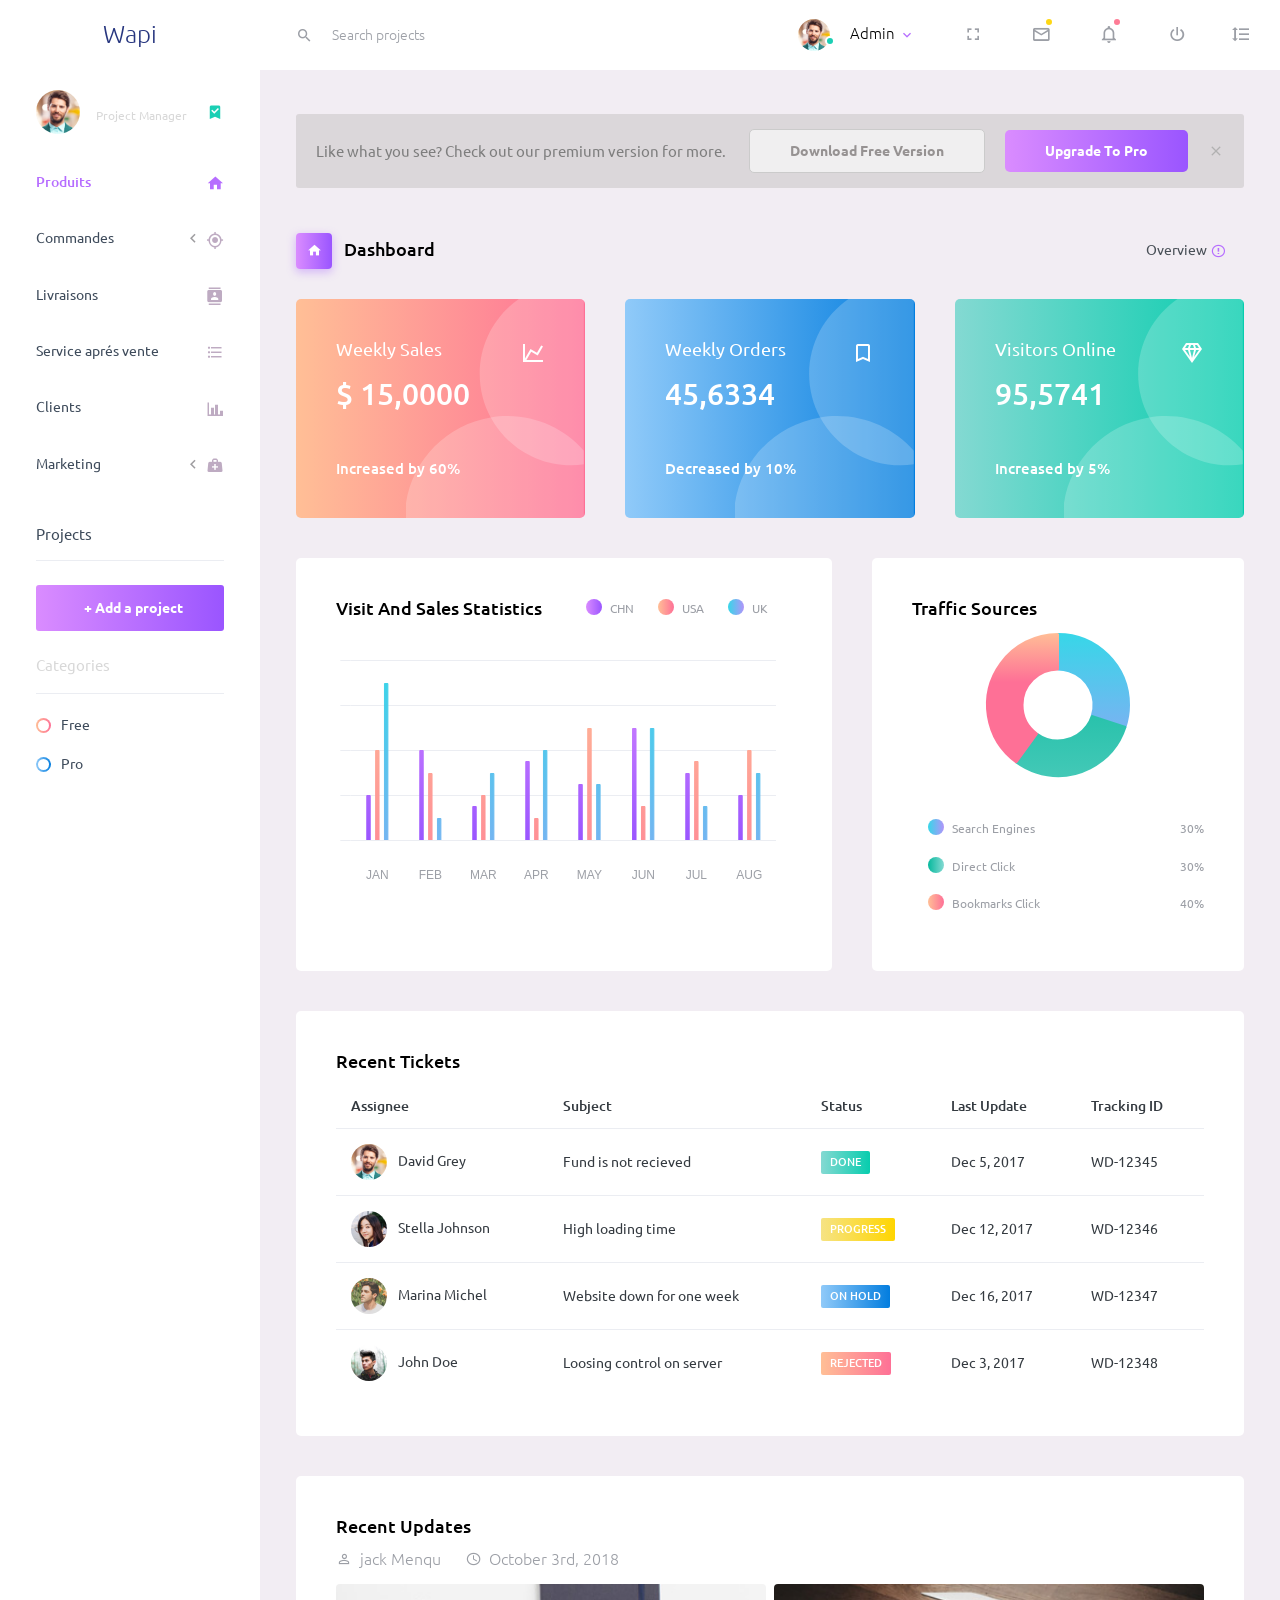
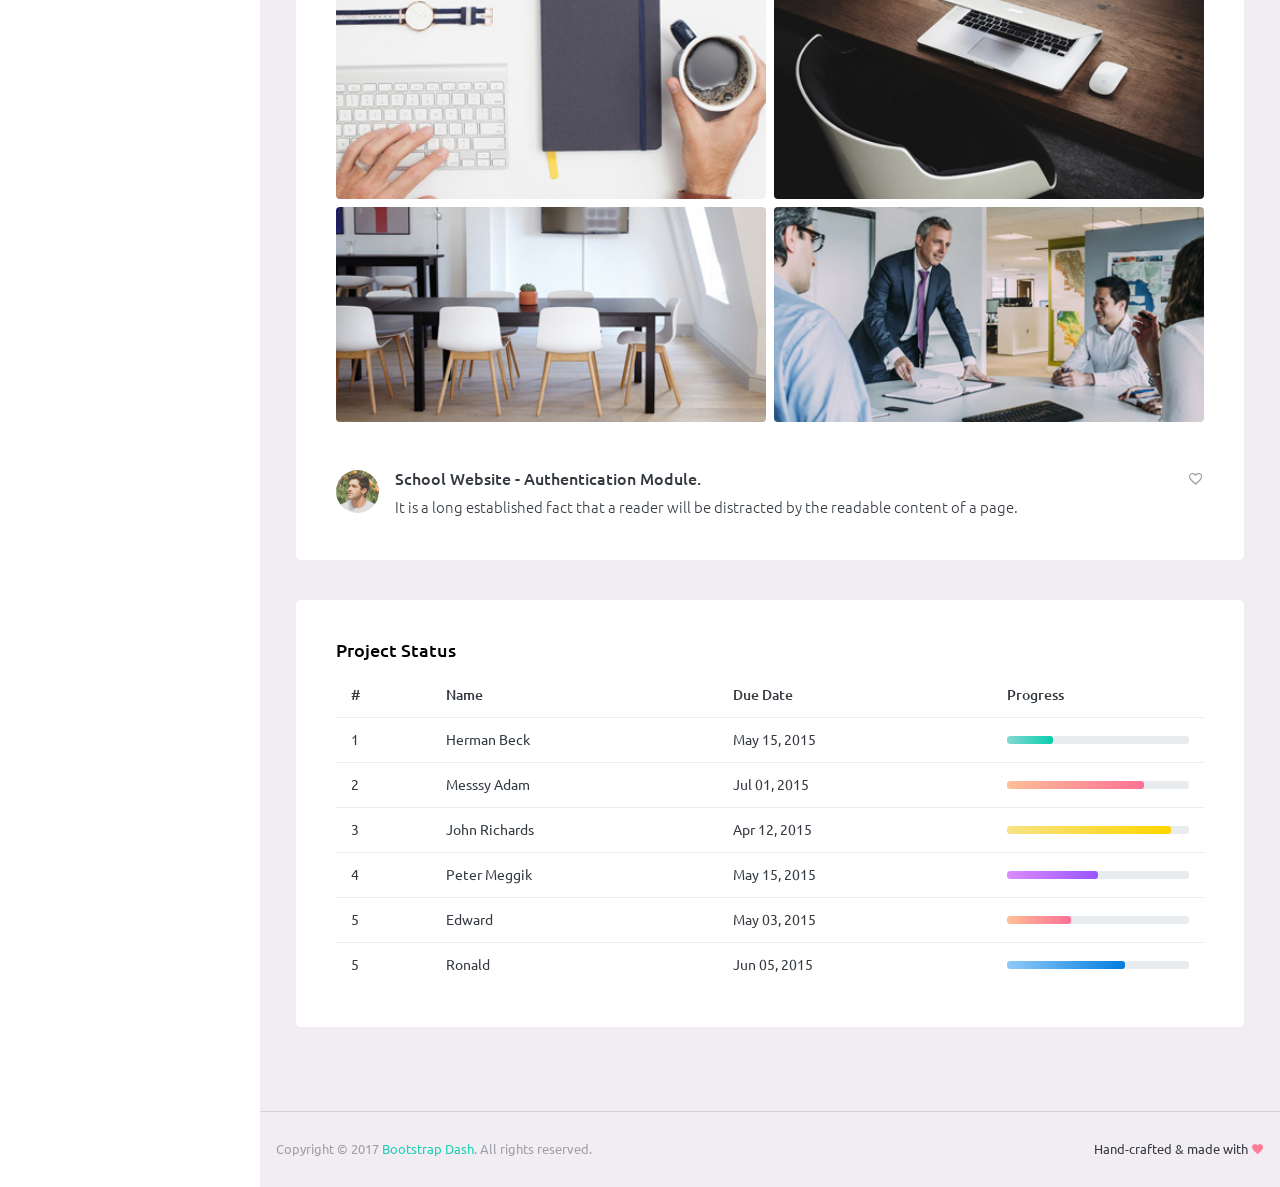
<file: projet/views/back/index.html>
<!DOCTYPE html>
<html lang="en">

<head>
  <!-- Required meta tags -->
  <meta charset="utf-8">
  <meta name="viewport" content="width=device-width, initial-scale=1, shrink-to-fit=no">
  <title>Wapi Admin</title>
  <!-- plugins:css -->
  <link rel="stylesheet" href="vendors/iconfonts/mdi/css/materialdesignicons.min.css">
  <link rel="stylesheet" href="vendors/css/vendor.bundle.base.css">
  <!-- endinject -->
  <!-- inject:css -->
  <link rel="stylesheet" href="css/style.css">
  <!-- endinject -->
  <link rel="shortcut icon" href="images/favicon.png" />
</head>
<body>
  <div class="container-scroller">
    <!-- partial:partials/_navbar.html -->
    <nav class="navbar default-layout-navbar col-lg-12 col-12 p-0 fixed-top d-flex flex-row">
      <div class="text-center navbar-brand-wrapper d-flex align-items-center justify-content-center">
        <a class="navbar-brand brand-logo" href="index.html">Wapi</a>
        <a class="navbar-brand brand-logo-mini" href="index.html"><img src="images/logo-mini.svg" alt="logo"/></a>
      </div>
      <div class="navbar-menu-wrapper d-flex align-items-stretch">
        <div class="search-field d-none d-md-block">
          <form class="d-flex align-items-center h-100" action="#">
            <div class="input-group">
              <div class="input-group-prepend bg-transparent">
                  <i class="input-group-text border-0 mdi mdi-magnify"></i>                
              </div>
              <input type="text" class="form-control bg-transparent border-0" placeholder="Search projects">
            </div>
          </form>
        </div>
        <ul class="navbar-nav navbar-nav-right">
          <li class="nav-item nav-profile dropdown">
            <a class="nav-link dropdown-toggle" id="profileDropdown" href="#" data-toggle="dropdown" aria-expanded="false">
              <div class="nav-profile-img">
                <img src="images/faces/face1.jpg" alt="image">
                <span class="availability-status online"></span>             
              </div>
              <div class="nav-profile-text">
                <p class="mb-1 text-black">Admin</p>
              </div>
            </a>
            <div class="dropdown-menu navbar-dropdown" aria-labelledby="profileDropdown">
              <a class="dropdown-item" href="#">
                <i class="mdi mdi-cached mr-2 text-success"></i>
                Activity Log
              </a>
              <div class="dropdown-divider"></div>
              <a class="dropdown-item" href="#">
                <i class="mdi mdi-logout mr-2 text-primary"></i>
                Signout
              </a>
            </div>
          </li>
          <li class="nav-item d-none d-lg-block full-screen-link">
            <a class="nav-link">
              <i class="mdi mdi-fullscreen" id="fullscreen-button"></i>
            </a>
          </li>
          <li class="nav-item dropdown">
            <a class="nav-link count-indicator dropdown-toggle" id="messageDropdown" href="#" data-toggle="dropdown" aria-expanded="false">
              <i class="mdi mdi-email-outline"></i>
              <span class="count-symbol bg-warning"></span>
            </a>
            <div class="dropdown-menu dropdown-menu-right navbar-dropdown preview-list" aria-labelledby="messageDropdown">
              <h6 class="p-3 mb-0">Messages</h6>
              <div class="dropdown-divider"></div>
              <a class="dropdown-item preview-item">
                <div class="preview-thumbnail">
                    <img src="images/faces/face4.jpg" alt="image" class="profile-pic">
                </div>
                <div class="preview-item-content d-flex align-items-start flex-column justify-content-center">
                  <h6 class="preview-subject ellipsis mb-1 font-weight-normal">Mark send you a message</h6>
                  <p class="text-gray mb-0">
                    1 Minutes ago
                  </p>
                </div>
              </a>
              <div class="dropdown-divider"></div>
              <a class="dropdown-item preview-item">
                <div class="preview-thumbnail">
                    <img src="images/faces/face2.jpg" alt="image" class="profile-pic">
                </div>
                <div class="preview-item-content d-flex align-items-start flex-column justify-content-center">
                  <h6 class="preview-subject ellipsis mb-1 font-weight-normal">Cregh send you a message</h6>
                  <p class="text-gray mb-0">
                    15 Minutes ago
                  </p>
                </div>
              </a>
              <div class="dropdown-divider"></div>
              <a class="dropdown-item preview-item">
                <div class="preview-thumbnail">
                    <img src="images/faces/face3.jpg" alt="image" class="profile-pic">
                </div>
                <div class="preview-item-content d-flex align-items-start flex-column justify-content-center">
                  <h6 class="preview-subject ellipsis mb-1 font-weight-normal">Profile picture updated</h6>
                  <p class="text-gray mb-0">
                    18 Minutes ago
                  </p>
                </div>
              </a>
              <div class="dropdown-divider"></div>
              <h6 class="p-3 mb-0 text-center">4 new messages</h6>
            </div>
          </li>
          <li class="nav-item dropdown">
            <a class="nav-link count-indicator dropdown-toggle" id="notificationDropdown" href="#" data-toggle="dropdown">
              <i class="mdi mdi-bell-outline"></i>
              <span class="count-symbol bg-danger"></span>
            </a>
            <div class="dropdown-menu dropdown-menu-right navbar-dropdown preview-list" aria-labelledby="notificationDropdown">
              <h6 class="p-3 mb-0">Notifications</h6>
              <div class="dropdown-divider"></div>
              <a class="dropdown-item preview-item">
                <div class="preview-thumbnail">
                  <div class="preview-icon bg-success">
                    <i class="mdi mdi-calendar"></i>
                  </div>
                </div>
                <div class="preview-item-content d-flex align-items-start flex-column justify-content-center">
                  <h6 class="preview-subject font-weight-normal mb-1">Event today</h6>
                  <p class="text-gray ellipsis mb-0">
                    Just a reminder that you have an event today
                  </p>
                </div>
              </a>
              <div class="dropdown-divider"></div>
              <a class="dropdown-item preview-item">
                <div class="preview-thumbnail">
                  <div class="preview-icon bg-warning">
                    <i class="mdi mdi-settings"></i>
                  </div>
                </div>
                <div class="preview-item-content d-flex align-items-start flex-column justify-content-center">
                  <h6 class="preview-subject font-weight-normal mb-1">Settings</h6>
                  <p class="text-gray ellipsis mb-0">
                    Update dashboard
                  </p>
                </div>
              </a>
              <div class="dropdown-divider"></div>
              <a class="dropdown-item preview-item">
                <div class="preview-thumbnail">
                  <div class="preview-icon bg-info">
                    <i class="mdi mdi-link-variant"></i>
                  </div>
                </div>
                <div class="preview-item-content d-flex align-items-start flex-column justify-content-center">
                  <h6 class="preview-subject font-weight-normal mb-1">Launch Admin</h6>
                  <p class="text-gray ellipsis mb-0">
                    New admin wow!
                  </p>
                </div>
              </a>
              <div class="dropdown-divider"></div>
              <h6 class="p-3 mb-0 text-center">See all notifications</h6>
            </div>
          </li>
          <li class="nav-item nav-logout d-none d-lg-block">
            <a class="nav-link" href="../front/index.php">
              <i class="mdi mdi-power"></i>
            </a>
          </li>
          <li class="nav-item nav-settings d-none d-lg-block">
            <a class="nav-link" href="#">
              <i class="mdi mdi-format-line-spacing"></i>
            </a>
          </li>
        </ul>
        <button class="navbar-toggler navbar-toggler-right d-lg-none align-self-center" type="button" data-toggle="offcanvas">
          <span class="mdi mdi-menu"></span>
        </button>
      </div>
    </nav>
    <!-- partial -->
    <div class="container-fluid page-body-wrapper">
      <!-- partial:partials/_sidebar.html -->
      <nav class="sidebar sidebar-offcanvas" id="sidebar">
        <ul class="nav">
          <li class="nav-item nav-profile">
            <a href="#" class="nav-link">
              <div class="nav-profile-image">
                <img src="images/faces/face1.jpg" alt="profile">
                <span class="login-status online"></span> <!--change to offline or busy as needed-->              
              </div>
              <div class="nav-profile-text d-flex flex-column">
                <span class="font-weight-bold mb-2"></span>
                <span class="text-secondary text-small">Project Manager</span>
              </div>
              <i class="mdi mdi-bookmark-check text-success nav-profile-badge"></i>
            </a>
          </li>
       <li class="nav-item">
            <a class="nav-link" href="index.html">
              <span class="menu-title">Produits</span>
              <i class="mdi mdi-home menu-icon"></i>
            </a>
          </li>
          <li class="nav-item">
            <a class="nav-link" data-toggle="collapse" href="#ui-basic" aria-expanded="false" aria-controls="ui-basic">
              <span class="menu-title">Commandes</span>
              <i class="menu-arrow"></i>
              <i class="mdi mdi-crosshairs-gps menu-icon"></i>
            </a>
            <div class="collapse" id="ui-basic">
              <ul class="nav flex-column sub-menu">
                <li class="nav-item"> <a class="nav-link" href="pages/ui-features/buttons.html">Buttons</a></li>
                <li class="nav-item"> <a class="nav-link" href="pages/ui-features/typography.html">Typography</a></li>
              </ul>
            </div>
          </li>
          <li class="nav-item">
            <a class="nav-link" href="pages/icons/mdi.html">
              <span class="menu-title">Livraisons</span>
              <i class="mdi mdi-contacts menu-icon"></i>
            </a>
          </li>
          <li class="nav-item">
            <a class="nav-link" href="pages/forms/basic_elements.html">
              <span class="menu-title">Service aprés vente</span>
              <i class="mdi mdi-format-list-bulleted menu-icon"></i>
            </a>
          </li>
          <li class="nav-item">
            <a class="nav-link" href="pages/charts/chartjs.html">
              <span class="menu-title">Clients</span>
              <i class="mdi mdi-chart-bar menu-icon"></i>
            </a>
          </li>
       
          <li class="nav-item">
            <a class="nav-link" data-toggle="collapse" href="#general-pages" aria-expanded="false" aria-controls="general-pages">
              <span class="menu-title">Marketing</span>
              <i class="menu-arrow"></i>
              <i class="mdi mdi-medical-bag menu-icon"></i>
            </a>
            
            <div class="collapse" id="general-pages">
              <ul class="nav flex-column sub-menu">
              <li class="nav-item"> <a class="nav-link" href="AjouterPromo.php"> Ajouter Promotion </a></li>
                <li class="nav-item"> <a class="nav-link" href="AfficherPromo.php"> Afficher Promotion </a></li>
                <li class="nav-item"> <a class="nav-link" href="AjouterEvent.php"> Ajouter Evenement </a></li>
                <li class="nav-item"> <a class="nav-link" href="AfficherEvent.php"> Afficher Evenement </a></li>
                <li class="nav-item"> <a class="nav-link" href="statistique.php"> Statistique </a></li>


              </ul>
              </div>
          </li>
          <li class="nav-item sidebar-actions">
            <span class="nav-link">
              <div class="border-bottom">
                <h6 class="font-weight-normal mb-3">Projects</h6>                
              </div>
              <button class="btn btn-block btn-lg btn-gradient-primary mt-4">+ Add a project</button>
              <div class="mt-4">
                <div class="border-bottom">
                  <p class="text-secondary">Categories</p>                  
                </div>
                <ul class="gradient-bullet-list mt-4">
                  <li>Free</li>
                  <li>Pro</li>
                </ul>
              </div>
            </span>
          </li>
        </ul>
      </nav>
      <!-- partial -->
      <div class="main-panel">
        <div class="content-wrapper">
          <div class="row">
            <div class="col-12">
              <span class="d-flex align-items-center purchase-popup">
                <p>Like what you see? Check out our premium version for more.</p>
                <a href="https://github.com/BootstrapDash/PurpleAdmin-Free-Admin-Template" target="_blank" class="btn ml-auto download-button">Download Free Version</a>
                <a href="https://www.bootstrapdash.com/product/purple-bootstrap-4-admin-template/" target="_blank" class="btn purchase-button">Upgrade To Pro</a>
                <i class="mdi mdi-close popup-dismiss"></i>
              </span>
            </div>
          </div>
          <div class="page-header">
            <h3 class="page-title">
              <span class="page-title-icon bg-gradient-primary text-white mr-2">
                <i class="mdi mdi-home"></i>                 
              </span>
              Dashboard
            </h3>
            <nav aria-label="breadcrumb">
              <ul class="breadcrumb">
                <li class="breadcrumb-item active" aria-current="page">
                  <span></span>Overview
                  <i class="mdi mdi-alert-circle-outline icon-sm text-primary align-middle"></i>
                </li>
              </ul>
            </nav>
          </div>
          <div class="row">
            <div class="col-md-4 stretch-card grid-margin">
              <div class="card bg-gradient-danger card-img-holder text-white">
                <div class="card-body">
                  <img src="images/dashboard/circle.svg" class="card-img-absolute" alt="circle-image"/>
                  <h4 class="font-weight-normal mb-3">Weekly Sales
                    <i class="mdi mdi-chart-line mdi-24px float-right"></i>
                  </h4>
                  <h2 class="mb-5">$ 15,0000</h2>
                  <h6 class="card-text">Increased by 60%</h6>
                </div>
              </div>
            </div>
            <div class="col-md-4 stretch-card grid-margin">
              <div class="card bg-gradient-info card-img-holder text-white">
                <div class="card-body">
                  <img src="images/dashboard/circle.svg" class="card-img-absolute" alt="circle-image"/>                  
                  <h4 class="font-weight-normal mb-3">Weekly Orders
                    <i class="mdi mdi-bookmark-outline mdi-24px float-right"></i>
                  </h4>
                  <h2 class="mb-5">45,6334</h2>
                  <h6 class="card-text">Decreased by 10%</h6>
                </div>
              </div>
            </div>
            <div class="col-md-4 stretch-card grid-margin">
              <div class="card bg-gradient-success card-img-holder text-white">
                <div class="card-body">
                  <img src="images/dashboard/circle.svg" class="card-img-absolute" alt="circle-image"/>                                    
                  <h4 class="font-weight-normal mb-3">Visitors Online
                    <i class="mdi mdi-diamond mdi-24px float-right"></i>
                  </h4>
                  <h2 class="mb-5">95,5741</h2>
                  <h6 class="card-text">Increased by 5%</h6>
                </div>
              </div>
            </div>
          </div>
          <div class="row">
            <div class="col-md-7 grid-margin stretch-card">
              <div class="card">
                <div class="card-body">
                  <div class="clearfix">
                    <h4 class="card-title float-left">Visit And Sales Statistics</h4>
                    <div id="visit-sale-chart-legend" class="rounded-legend legend-horizontal legend-top-right float-right"></div>                                     
                  </div>
                  <canvas id="visit-sale-chart" class="mt-4"></canvas>
                </div>
              </div>
            </div>
            <div class="col-md-5 grid-margin stretch-card">
              <div class="card">
                <div class="card-body">
                  <h4 class="card-title">Traffic Sources</h4>
                  <canvas id="traffic-chart"></canvas>
                  <div id="traffic-chart-legend" class="rounded-legend legend-vertical legend-bottom-left pt-4"></div>                                                      
                </div>
              </div>
            </div>
          </div>
          <div class="row">
            <div class="col-12 grid-margin">
              <div class="card">
                <div class="card-body">
                  <h4 class="card-title">Recent Tickets</h4>
                  <div class="table-responsive">
                    <table class="table">
                      <thead>
                        <tr>
                          <th>
                            Assignee
                          </th>
                          <th>
                            Subject
                          </th>
                          <th>
                            Status
                          </th>
                          <th>
                            Last Update
                          </th>
                          <th>
                            Tracking ID
                          </th>
                        </tr>
                      </thead>
                      <tbody>
                        <tr>
                          <td>
                            <img src="images/faces/face1.jpg" class="mr-2" alt="image">
                            David Grey
                          </td>
                          <td>
                            Fund is not recieved
                          </td>
                          <td>
                            <label class="badge badge-gradient-success">DONE</label>
                          </td>
                          <td>
                            Dec 5, 2017
                          </td>
                          <td>
                            WD-12345
                          </td>
                        </tr>
                        <tr>
                          <td>
                            <img src="images/faces/face2.jpg" class="mr-2" alt="image">
                            Stella Johnson
                          </td>
                          <td>
                            High loading time
                          </td>
                          <td>
                            <label class="badge badge-gradient-warning">PROGRESS</label>
                          </td>
                          <td>
                            Dec 12, 2017
                          </td>
                          <td>
                            WD-12346
                          </td>
                        </tr>
                        <tr>
                          <td>
                            <img src="images/faces/face3.jpg" class="mr-2" alt="image">
                            Marina Michel
                          </td>
                          <td>
                            Website down for one week
                          </td>
                          <td>
                            <label class="badge badge-gradient-info">ON HOLD</label>
                          </td>
                          <td>
                            Dec 16, 2017
                          </td>
                          <td>
                            WD-12347
                          </td>
                        </tr>
                        <tr>
                          <td>
                            <img src="images/faces/face4.jpg" class="mr-2" alt="image">
                            John Doe
                          </td>
                          <td>
                            Loosing control on server
                          </td>
                          <td>
                            <label class="badge badge-gradient-danger">REJECTED</label>
                          </td>
                          <td>
                            Dec 3, 2017
                          </td>
                          <td>
                            WD-12348
                          </td>
                        </tr>
                      </tbody>
                    </table>
                  </div>
                </div>
              </div>
            </div>
          </div>
          <div class="row">
            <div class="col-12 grid-margin stretch-card">
              <div class="card">
                <div class="card-body">
                  <h4 class="card-title">Recent Updates</h4>
                  <div class="d-flex">
                    <div class="d-flex align-items-center mr-4 text-muted font-weight-light">
                      <i class="mdi mdi-account-outline icon-sm mr-2"></i>
                      <span>jack Menqu</span>
                    </div>
                    <div class="d-flex align-items-center text-muted font-weight-light">
                      <i class="mdi mdi-clock icon-sm mr-2"></i>
                      <span>October 3rd, 2018</span>
                    </div>
                  </div>
                  <div class="row mt-3">
                    <div class="col-6 pr-1">
                      <img src="images/dashboard/img_1.jpg" class="mb-2 mw-100 w-100 rounded" alt="image">
                      <img src="images/dashboard/img_4.jpg" class="mw-100 w-100 rounded" alt="image">
                    </div>
                    <div class="col-6 pl-1">
                      <img src="images/dashboard/img_2.jpg" class="mb-2 mw-100 w-100 rounded" alt="image">
                      <img src="images/dashboard/img_3.jpg" class="mw-100 w-100 rounded" alt="image">
                    </div>
                  </div>
                  <div class="d-flex mt-5 align-items-top">
                    <img src="images/faces/face3.jpg" class="img-sm rounded-circle mr-3" alt="image">
                    <div class="mb-0 flex-grow">
                      <h5 class="mr-2 mb-2">School Website - Authentication Module.</h5>
                      <p class="mb-0 font-weight-light">It is a long established fact that a reader will be distracted by the readable
                        content of a page.</p>
                    </div>
                    <div class="ml-auto">
                      <i class="mdi mdi-heart-outline text-muted"></i>
                    </div>
                  </div>
                </div>
              </div>
            </div>
          </div>
          <div class="row">
            <div class="col-md-12 grid-margin stretch-card">
              <div class="card">
                <div class="card-body">
                  <h4 class="card-title">Project Status</h4>
                  <div class="table-responsive">
                    <table class="table">
                      <thead>
                        <tr>
                          <th>
                            #
                          </th>
                          <th>
                            Name
                          </th>
                          <th>
                            Due Date
                          </th>
                          <th>
                            Progress
                          </th>
                        </tr>
                      </thead>
                      <tbody>
                        <tr>
                          <td>
                            1
                          </td>
                          <td>
                            Herman Beck
                          </td>
                          <td>
                            May 15, 2015
                          </td>
                          <td>
                            <div class="progress">
                              <div class="progress-bar bg-gradient-success" role="progressbar" style="width: 25%" aria-valuenow="25" aria-valuemin="0" aria-valuemax="100"></div>
                            </div>
                          </td>
                        </tr>
                        <tr>
                          <td>
                            2
                          </td>
                          <td>
                            Messsy Adam
                          </td>
                          <td>
                            Jul 01, 2015
                          </td>
                          <td>
                            <div class="progress">
                              <div class="progress-bar bg-gradient-danger" role="progressbar" style="width: 75%" aria-valuenow="75" aria-valuemin="0" aria-valuemax="100"></div>
                            </div>
                          </td>
                        </tr>
                        <tr>
                          <td>
                            3
                          </td>
                          <td>
                            John Richards
                          </td>
                          <td>
                            Apr 12, 2015
                          </td>
                          <td>
                            <div class="progress">
                              <div class="progress-bar bg-gradient-warning" role="progressbar" style="width: 90%" aria-valuenow="90" aria-valuemin="0" aria-valuemax="100"></div>
                            </div>
                          </td>
                        </tr>
                        <tr>
                          <td>
                            4
                          </td>
                          <td>
                            Peter Meggik
                          </td>
                          <td>
                            May 15, 2015
                          </td>
                          <td>
                            <div class="progress">
                              <div class="progress-bar bg-gradient-primary" role="progressbar" style="width: 50%" aria-valuenow="50" aria-valuemin="0" aria-valuemax="100"></div>
                            </div>
                          </td>
                        </tr>
                        <tr>
                          <td>
                            5
                          </td>
                          <td>
                            Edward
                          </td>
                          <td>
                            May 03, 2015
                          </td>
                          <td>
                            <div class="progress">
                              <div class="progress-bar bg-gradient-danger" role="progressbar" style="width: 35%" aria-valuenow="35" aria-valuemin="0" aria-valuemax="100"></div>
                            </div>
                          </td>
                        </tr>
                        <tr>
                          <td>
                            5
                          </td>
                          <td>
                            Ronald
                          </td>
                          <td>
                            Jun 05, 2015
                          </td>
                          <td>
                            <div class="progress">
                              <div class="progress-bar bg-gradient-info" role="progressbar" style="width: 65%" aria-valuenow="65" aria-valuemin="0" aria-valuemax="100"></div>
                            </div>
                          </td>
                        </tr>
                      </tbody>
                    </table>
                  </div>
                </div>
              </div>
            </div>
          </div>
        </div>
        <!-- content-wrapper ends -->
        <!-- partial:partials/_footer.html -->
        <footer class="footer">
          <div class="d-sm-flex justify-content-center justify-content-sm-between">
            <span class="text-muted text-center text-sm-left d-block d-sm-inline-block">Copyright © 2017 <a href="https://www.bootstrapdash.com/" target="_blank">Bootstrap Dash</a>. All rights reserved.</span>
            <span class="float-none float-sm-right d-block mt-1 mt-sm-0 text-center">Hand-crafted & made with <i class="mdi mdi-heart text-danger"></i></span>
          </div>
        </footer>
        <!-- partial -->
      </div>
      <!-- main-panel ends -->
    </div>
    <!-- page-body-wrapper ends -->
  </div>
  <!-- container-scroller -->

  <!-- plugins:js -->
  <script src="vendors/js/vendor.bundle.base.js"></script>
  <script src="vendors/js/vendor.bundle.addons.js"></script>
  <!-- endinject -->
  <!-- Plugin js for this page-->
  <!-- End plugin js for this page-->
  <!-- inject:js -->
  <script src="js/off-canvas.js"></script>
  <script src="js/misc.js"></script>
  <!-- endinject -->
  <!-- Custom js for this page-->
  <script src="js/dashboard.js"></script>
  <!-- End custom js for this page-->
</body>

</html>
</file>
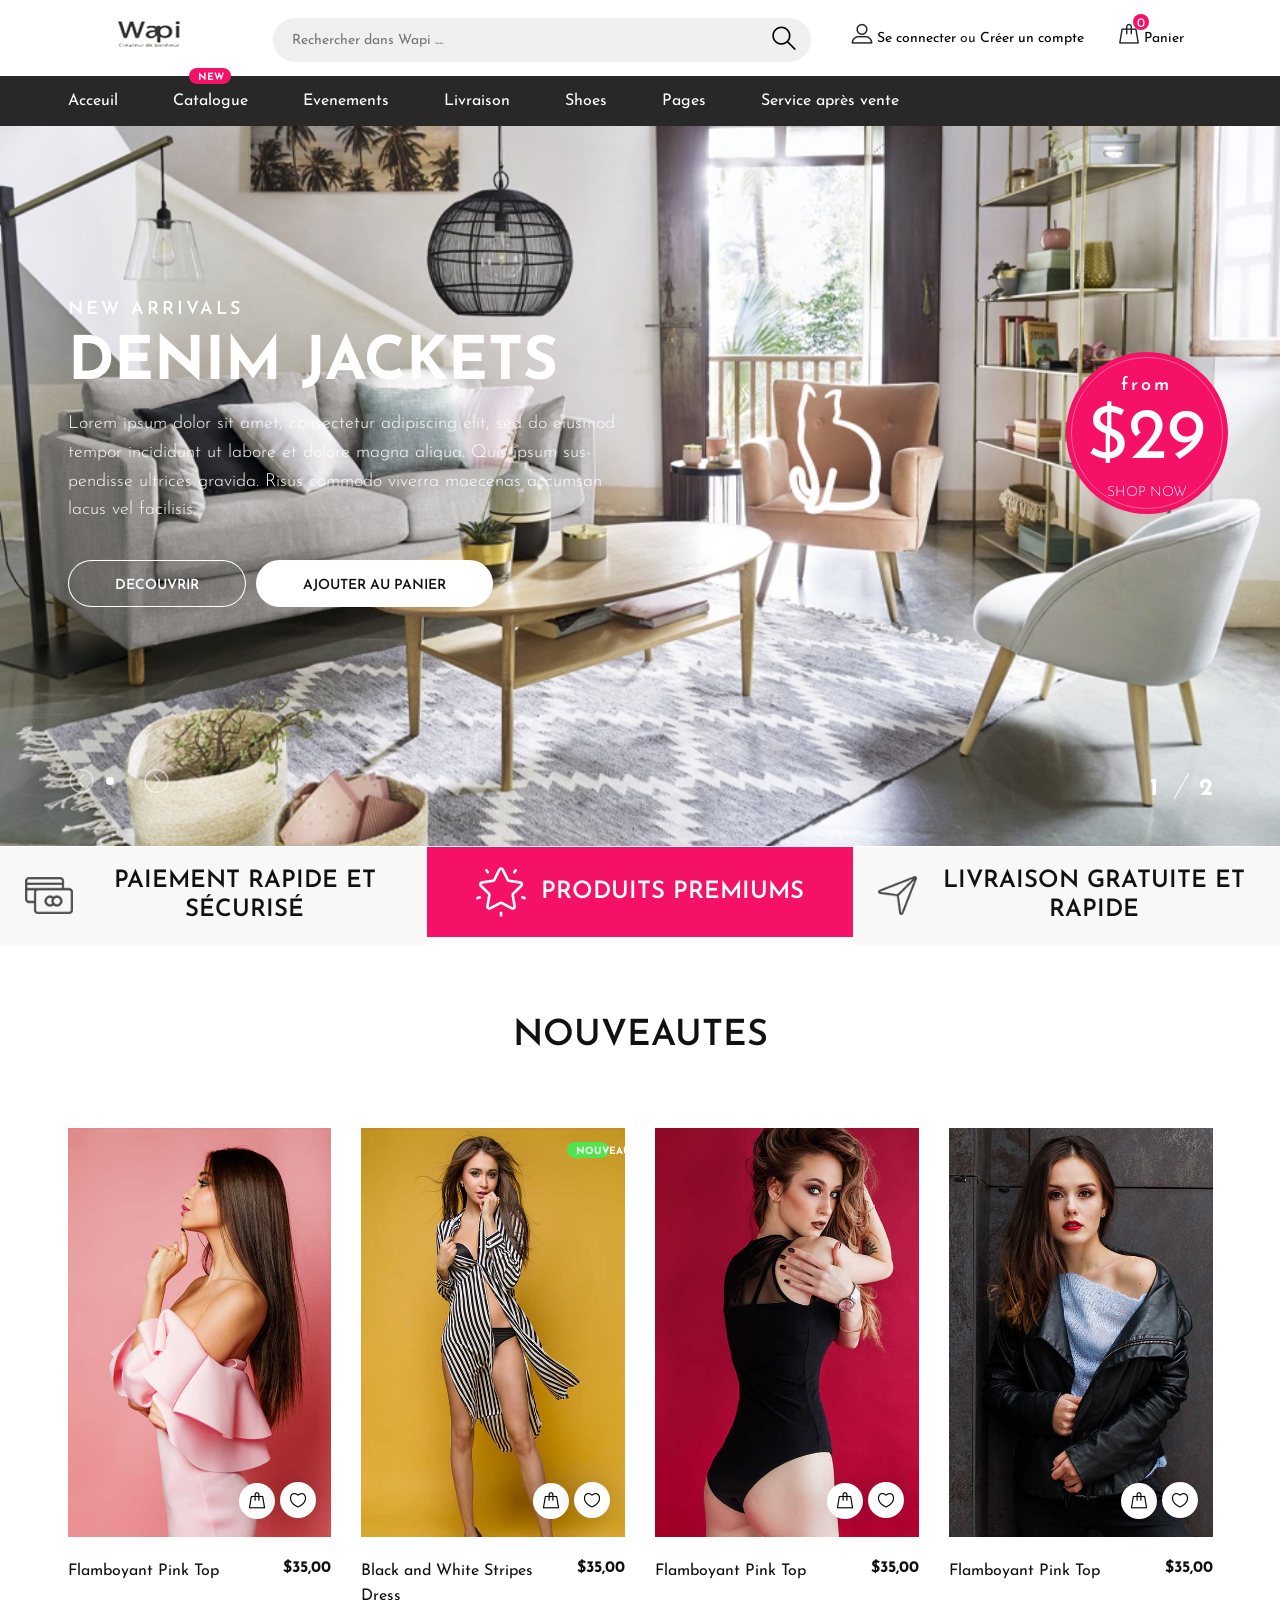
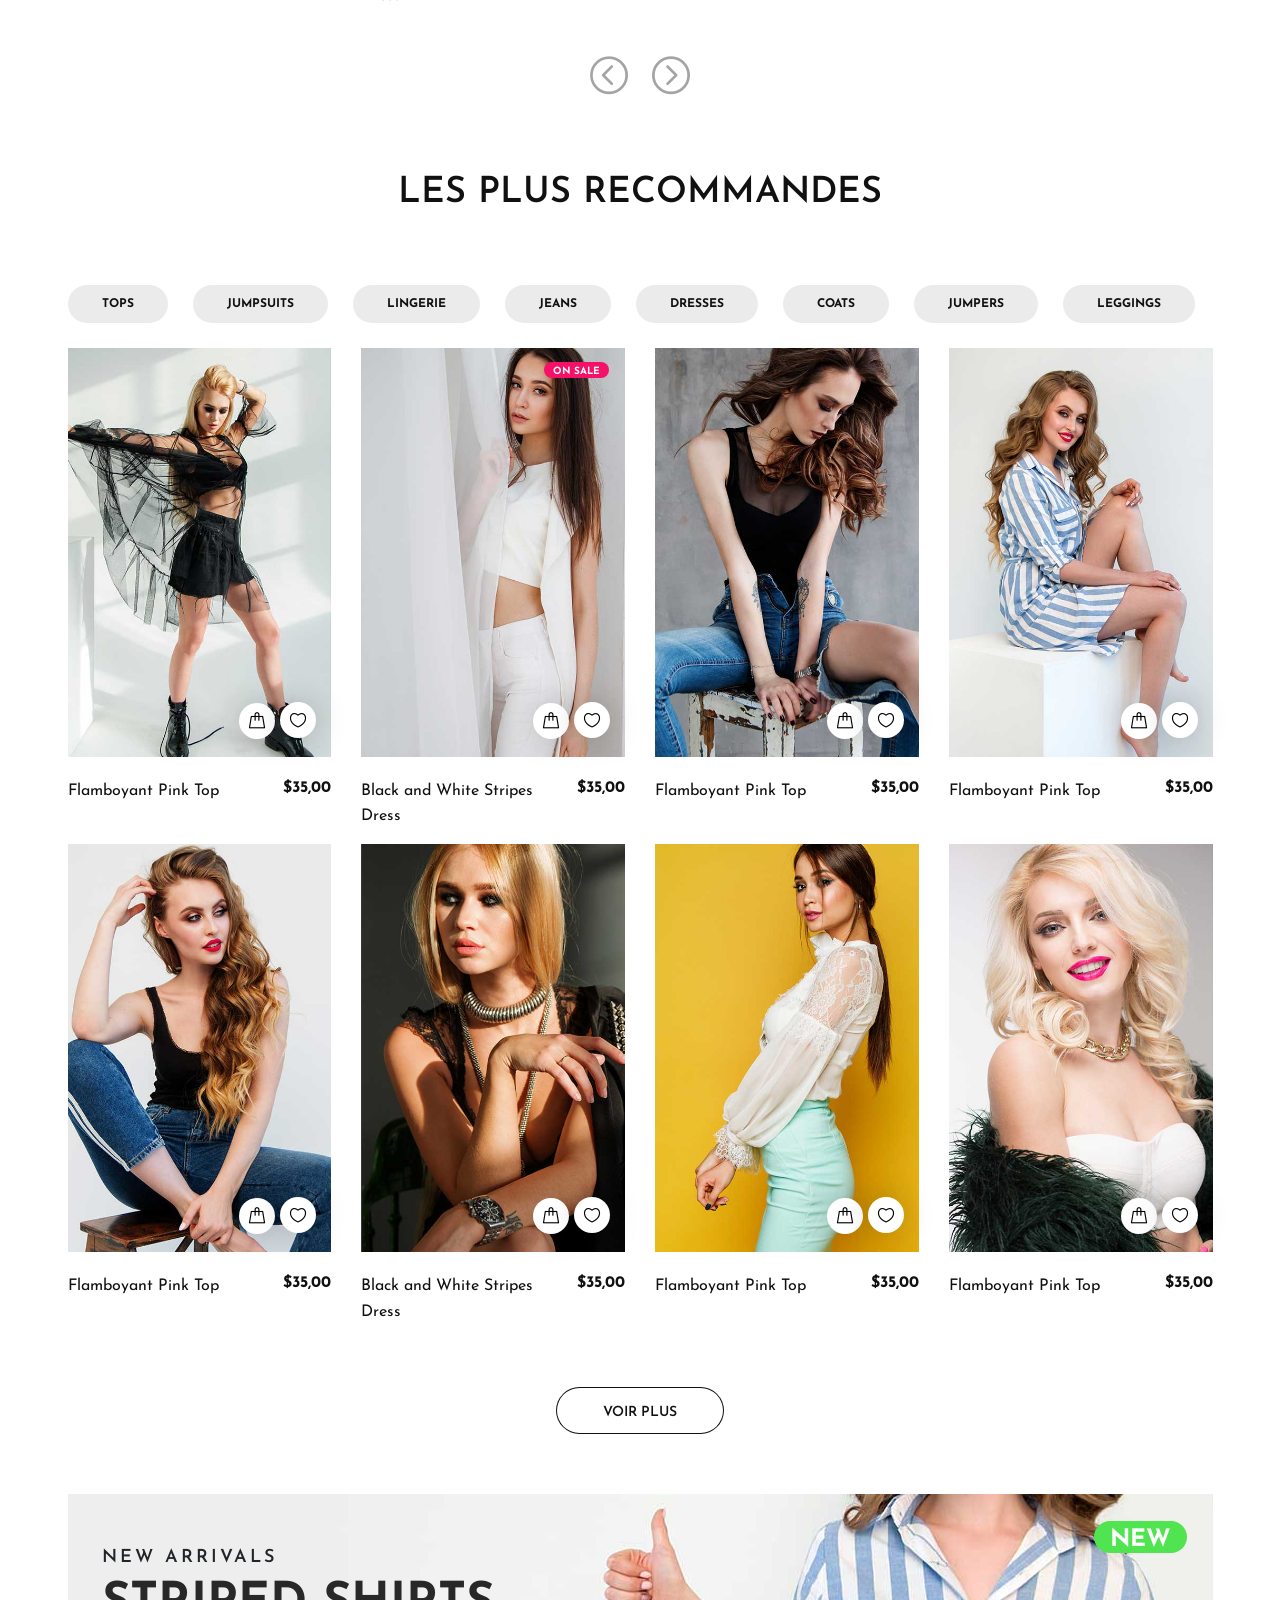
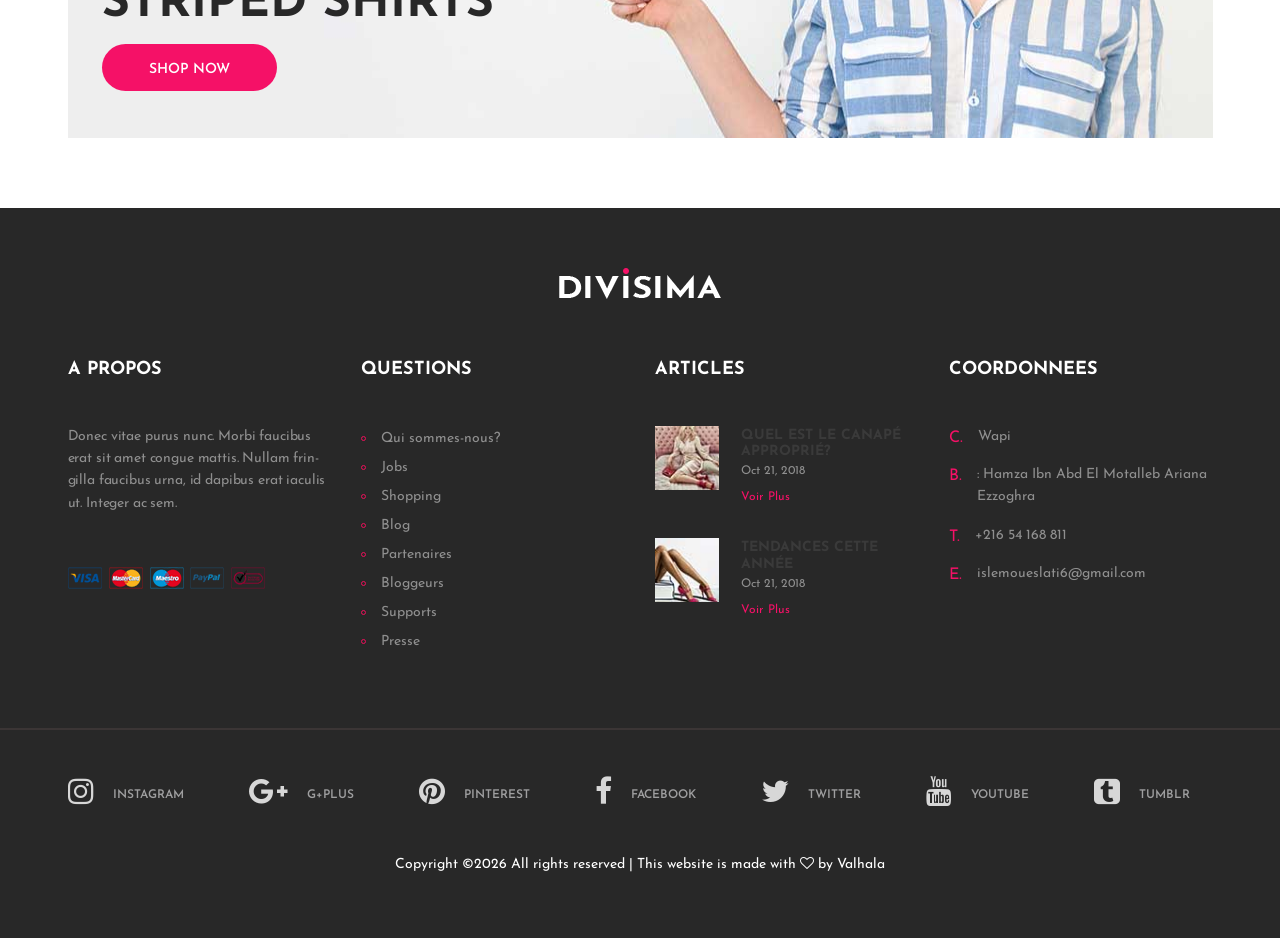
<file: projet/views/front/index.html>
<!DOCTYPE html>
<html lang="zxx">
<head>
	<title>Wapi</title>
	<meta charset="UTF-8">
	<meta name="description" content=" Divisima | eCommerce Template">
	<meta name="keywords" content="divisima, eCommerce, creative, html">
	<meta name="viewport" content="width=device-width, initial-scale=1.0">
	<!-- Favicon -->
	<link href="img/favicon.ico" rel="shortcut icon"/>

	<!-- Google Font -->
	<link href="https://fonts.googleapis.com/css?family=Josefin+Sans:300,300i,400,400i,700,700i" rel="stylesheet">


	<!-- Stylesheets -->
	<link rel="stylesheet" href="css/bootstrap.min.css"/>
	<link rel="stylesheet" href="css/font-awesome.min.css"/>
	<link rel="stylesheet" href="css/flaticon.css"/>
	<link rel="stylesheet" href="css/slicknav.min.css"/>
	<link rel="stylesheet" href="css/jquery-ui.min.css"/>
	<link rel="stylesheet" href="css/owl.carousel.min.css"/>
	<link rel="stylesheet" href="css/animate.css"/>
	<link rel="stylesheet" href="css/style.css"/>


	<!--[if lt IE 9]>
		  <script src="https://oss.maxcdn.com/html5shiv/3.7.2/html5shiv.min.js"></script>
	  <script src="https://oss.maxcdn.com/respond/1.4.2/respond.min.js"></script>
	<![endif]-->

</head>
<body>
	<!-- Page Preloder -->
	<div id="preloder">
		<div class="loader"></div>
	</div>

	<!-- Header section -->
	<header class="header-section">
		<div class="header-top">
			<div class="container">
				<div class="row">
					<div class="col-lg-2 text-center text-lg-left">
						<!-- logo -->
						<a href="./index.html" class="site-logo">
							<img src="img/logo.png" alt="">
						</a>
					</div>
					<div class="col-xl-6 col-lg-5">
						<form class="header-search-form">
							<input type="text" placeholder="Rechercher dans Wapi ....">
							<button><i class="flaticon-search"></i></button>
						</form>
					</div>
					<div class="col-xl-4 col-lg-5">
						<div class="user-panel">
							<div class="up-item">
								<i class="flaticon-profile"></i>
								<a href="#">Se connecter</a> ou <a href="#">Créer un compte</a>
							</div>
							<div class="up-item">
								<div class="shopping-card">
									<i class="flaticon-bag"></i>
									<span>0</span>
								</div>
								<a href="#">Panier</a>
							</div>
						</div>
					</div>
				</div>
			</div>
		</div>
		<nav class="main-navbar">
			<div class="container">
				<!-- menu -->
				<ul class="main-menu">
					<li><a href="#">Acceuil</a></li>
					<li><a href="#">Catalogue
						<span class="new">New</span>
					</a></li>
					<li><a href="evenement.php">Evenements</a></li>
					<li><a href="#">Livraison
						
					</a></li>
					<li><a href="#">Shoes</a>
						<ul class="sub-menu">
							<li><a href="#">Sneakers</a></li>
							<li><a href="#">Sandals</a></li>
							<li><a href="#">Formal Shoes</a></li>
							<li><a href="#">Boots</a></li>
							<li><a href="#">Flip Flops</a></li>
						</ul>
					</li>
					<li><a href="#">Pages</a>
						<ul class="sub-menu">
							<li><a href="./product.html">Product Page</a></li>
							<li><a href="./category.html">Category Page</a></li>
							<li><a href="./cart.html">Cart Page</a></li>
							<li><a href="./checkout.html">Checkout Page</a></li>
							<li><a href="./contact.html">Contact Page</a></li>
						</ul>
					</li>
					<li><a href="#">Service après vente</a></li>
				</ul>
			</div>
		</nav>
	</header>
	<!-- Header section end -->



	<!-- Hero section -->
	<section class="hero-section">
		<div class="hero-slider owl-carousel">
			<div class="hs-item set-bg" data-setbg="img/njareb.jpg">
				<div class="container">
					<div class="row">
						<div class="col-xl-6 col-lg-7 text-white">
							<span>New Arrivals</span>
							<h2>denim jackets</h2>
							<p>Lorem ipsum dolor sit amet, consectetur adipiscing elit, sed do eiusmod tempor incididunt ut labore et dolore magna aliqua. Quis ipsum sus-pendisse ultrices gravida. Risus commodo viverra maecenas accumsan lacus vel facilisis. </p>
							<a href="#" class="site-btn sb-line">DECOUVRIR</a>
							<a href="#" class="site-btn sb-white">Ajouter au panier</a>
						</div>
					</div>
					<div class="offer-card text-white">
						<span>from</span>
						<h2>$29</h2>
						<p>SHOP NOW</p>
					</div>
				</div>
			</div>
			<div class="hs-item set-bg" data-setbg="img/bg-2.jpg">
				<div class="container">
					<div class="row">
						<div class="col-xl-6 col-lg-7 text-white">
							<span>New Arrivals</span>
							<h2>denim jackets</h2>
							<p>Lorem ipsum dolor sit amet, consectetur adipiscing elit, sed do eiusmod tempor incididunt ut labore et dolore magna aliqua. Quis ipsum sus-pendisse ultrices gravida. Risus commodo viverra maecenas accumsan lacus vel facilisis. </p>
							<a href="#" class="site-btn sb-line">DECOUVRIR</a>
							<a href="#" class="site-btn sb-white">AJOUTER AU PANIER</a>
						</div>
					</div>
					<div class="offer-card text-white">
						<span>from</span>
						<h2>$29</h2>
						<p>SHOP NOW</p>
					</div>
				</div>
			</div>
		</div>
		<div class="container">
			<div class="slide-num-holder" id="snh-1"></div>
		</div>
	</section>
	<!-- Hero section end -->



	<!-- Features section -->
	<section class="features-section">
		<div class="container-fluid">
			<div class="row">
				<div class="col-md-4 p-0 feature">
					<div class="feature-inner">
						<div class="feature-icon">
							<img src="img/icons/1.png" alt="#">
						</div>
						<h2>Paiement rapide et sécurisé</h2>
					</div>
				</div>
				<div class="col-md-4 p-0 feature">
					<div class="feature-inner">
						<div class="feature-icon">
							<img src="img/icons/2.png" alt="#">
						</div>
						<h2>Produits Premiums</h2>
					</div>
				</div>
				<div class="col-md-4 p-0 feature">
					<div class="feature-inner">
						<div class="feature-icon">
							<img src="img/icons/3.png" alt="#">
						</div>
						<h2>Livraison gratuite et rapide </h2>
					</div>
				</div>
			</div>
		</div>
	</section>
	<!-- Features section end -->


	<!-- letest product section -->
	<section class="top-letest-product-section">
		<div class="container">
			<div class="section-title">
				<h2>NOUVEAUTES</h2>
			</div>
			<div class="product-slider owl-carousel">
				<div class="product-item">
					<div class="pi-pic">
						<img src="./img/product/1.jpg" alt="">
						<div class="pi-links">
							<a href="#" class="add-card"><i class="flaticon-bag"></i><span>AJOUTER AU PANIER</span></a>
							<a href="#" class="wishlist-btn"><i class="flaticon-heart"></i></a>
						</div>
					</div>
					<div class="pi-text">
						<h6>$35,00</h6>
						<p>Flamboyant Pink Top </p>
					</div>
				</div>
				<div class="product-item">
					<div class="pi-pic">
						<div class="tag-new">Nouveau</div>
						<img src="./img/product/2.jpg" alt="">
						<div class="pi-links">
							<a href="#" class="add-card"><i class="flaticon-bag"></i><span>AJOUTER AU PANIER</span></a>
							<a href="#" class="wishlist-btn"><i class="flaticon-heart"></i></a>
						</div>
					</div>
					<div class="pi-text">
						<h6>$35,00</h6>
						<p>Black and White Stripes Dress</p>
					</div>
				</div>
				<div class="product-item">
					<div class="pi-pic">
						<img src="./img/product/3.jpg" alt="">
						<div class="pi-links">
							<a href="#" class="add-card"><i class="flaticon-bag"></i><span>AJOUTER AU PANIER</span></a>
							<a href="#" class="wishlist-btn"><i class="flaticon-heart"></i></a>
						</div>
					</div>
					<div class="pi-text">
						<h6>$35,00</h6>
						<p>Flamboyant Pink Top </p>
					</div>
				</div>
				<div class="product-item">
						<div class="pi-pic">
							<img src="./img/product/4.jpg" alt="">
							<div class="pi-links">
								<a href="#" class="add-card"><i class="flaticon-bag"></i><span>AJOUTER AU PANIER</span></a>
								<a href="#" class="wishlist-btn"><i class="flaticon-heart"></i></a>
							</div>
						</div>
						<div class="pi-text">
							<h6>$35,00</h6>
							<p>Flamboyant Pink Top </p>
						</div>
					</div>
				<div class="product-item">
						<div class="pi-pic">
							<img src="./img/product/6.jpg" alt="">
							<div class="pi-links">
								<a href="#" class="add-card"><i class="flaticon-bag"></i><span>AJOUTER AU PANIER</span></a>
								<a href="#" class="wishlist-btn"><i class="flaticon-heart"></i></a>
							</div>
						</div>
						<div class="pi-text">
							<h6>$35,00</h6>
							<p>Flamboyant Pink Top </p>
						</div>
					</div>
			</div>
		</div>
	</section>
	<!-- letest product section end -->



	<!-- Product filter section -->
	<section class="product-filter-section">
		<div class="container">
			<div class="section-title">
				<h2>LES PLUS RECOMMANDES</h2>
			</div>
			<ul class="product-filter-menu">
				<li><a href="#">TOPS</a></li>
				<li><a href="#">JUMPSUITS</a></li>
				<li><a href="#">LINGERIE</a></li>
				<li><a href="#">JEANS</a></li>
				<li><a href="#">DRESSES</a></li>
				<li><a href="#">COATS</a></li>
				<li><a href="#">JUMPERS</a></li>
				<li><a href="#">LEGGINGS</a></li>
			</ul>
			<div class="row">
				<div class="col-lg-3 col-sm-6">
					<div class="product-item">
						<div class="pi-pic">
							<img src="./img/product/5.jpg" alt="">
							<div class="pi-links">
								<a href="#" class="add-card"><i class="flaticon-bag"></i><span>AJOUTER AU PANIER</span></a>
								<a href="#" class="wishlist-btn"><i class="flaticon-heart"></i></a>
							</div>
						</div>
						<div class="pi-text">
							<h6>$35,00</h6>
							<p>Flamboyant Pink Top </p>
						</div>
					</div>
				</div>
				<div class="col-lg-3 col-sm-6">
					<div class="product-item">
						<div class="pi-pic">
							<div class="tag-sale">ON SALE</div>
							<img src="./img/product/6.jpg" alt="">
							<div class="pi-links">
								<a href="#" class="add-card"><i class="flaticon-bag"></i><span>AJOUTER AU PANIER</span></a>
								<a href="#" class="wishlist-btn"><i class="flaticon-heart"></i></a>
							</div>
						</div>
						<div class="pi-text">
							<h6>$35,00</h6>
							<p>Black and White Stripes Dress</p>
						</div>
					</div>
				</div>
				<div class="col-lg-3 col-sm-6">
					<div class="product-item">
						<div class="pi-pic">
							<img src="./img/product/7.jpg" alt="">
							<div class="pi-links">
								<a href="#" class="add-card"><i class="flaticon-bag"></i><span>AJOUTER AU PANIER</span></a>
								<a href="#" class="wishlist-btn"><i class="flaticon-heart"></i></a>
							</div>
						</div>
						<div class="pi-text">
							<h6>$35,00</h6>
							<p>Flamboyant Pink Top </p>
						</div>
					</div>
				</div>
				<div class="col-lg-3 col-sm-6">
					<div class="product-item">
						<div class="pi-pic">
							<img src="./img/product/8.jpg" alt="">
							<div class="pi-links">
								<a href="#" class="add-card"><i class="flaticon-bag"></i><span>AJOUTER AU PANIER</span></a>
								<a href="#" class="wishlist-btn"><i class="flaticon-heart"></i></a>
							</div>
						</div>
						<div class="pi-text">
							<h6>$35,00</h6>
							<p>Flamboyant Pink Top </p>
						</div>
					</div>
				</div>
				<div class="col-lg-3 col-sm-6">
					<div class="product-item">
						<div class="pi-pic">
							<img src="./img/product/9.jpg" alt="">
							<div class="pi-links">
								<a href="#" class="add-card"><i class="flaticon-bag"></i><span>AJOUTER AU PANIER</span></a>
								<a href="#" class="wishlist-btn"><i class="flaticon-heart"></i></a>
							</div>
						</div>
						<div class="pi-text">
							<h6>$35,00</h6>
							<p>Flamboyant Pink Top </p>
						</div>
					</div>
				</div>
				<div class="col-lg-3 col-sm-6">
					<div class="product-item">
						<div class="pi-pic">
							<img src="./img/product/10.jpg" alt="">
							<div class="pi-links">
								<a href="#" class="add-card"><i class="flaticon-bag"></i><span>AJOUTER AU PANIER</span></a>
								<a href="#" class="wishlist-btn"><i class="flaticon-heart"></i></a>
							</div>
						</div>
						<div class="pi-text">
							<h6>$35,00</h6>
							<p>Black and White Stripes Dress</p>
						</div>
					</div>
				</div>
				<div class="col-lg-3 col-sm-6">
					<div class="product-item">
						<div class="pi-pic">
							<img src="./img/product/11.jpg" alt="">
							<div class="pi-links">
								<a href="#" class="add-card"><i class="flaticon-bag"></i><span>AJOUTER AU PANIER</span></a>
								<a href="#" class="wishlist-btn"><i class="flaticon-heart"></i></a>
							</div>
						</div>
						<div class="pi-text">
							<h6>$35,00</h6>
							<p>Flamboyant Pink Top </p>
						</div>
					</div>
				</div>
				<div class="col-lg-3 col-sm-6">
					<div class="product-item">
						<div class="pi-pic">
							<img src="./img/product/12.jpg" alt="">
							<div class="pi-links">
								<a href="#" class="add-card"><i class="flaticon-bag"></i><span>ADD TO CART</span></a>
								<a href="#" class="wishlist-btn"><i class="flaticon-heart"></i></a>
							</div>
						</div>
						<div class="pi-text">
							<h6>$35,00</h6>
							<p>Flamboyant Pink Top </p>
						</div>
					</div>
				</div>
			</div>
			<div class="text-center pt-5">
				<button class="site-btn sb-line sb-dark">Voir Plus</button>
			</div>
		</div>
	</section>
	<!-- Product filter section end -->


	<!-- Banner section -->
	<section class="banner-section">
		<div class="container">
			<div class="banner set-bg" data-setbg="img/banner-bg.jpg">
				<div class="tag-new">NEW</div>
				<span>New Arrivals</span>
				<h2>STRIPED SHIRTS</h2>
				<a href="#" class="site-btn">SHOP NOW</a>
			</div>
		</div>
	</section>
	<!-- Banner section end  -->


	<!-- Footer section -->
	<section class="footer-section">
		<div class="container">
			<div class="footer-logo text-center">
				<a href="index.html"><img src="./img/logo-light.png" alt=""></a>
			</div>
			<div class="row">
				<div class="col-lg-3 col-sm-6">
					<div class="footer-widget about-widget">
						<h2>A PROPOS</h2>
						<p>Donec vitae purus nunc. Morbi faucibus erat sit amet congue mattis. Nullam frin-gilla faucibus urna, id dapibus erat iaculis ut. Integer ac sem.</p>
						<img src="img/cards.png" alt="">
					</div>
				</div>
				<div class="col-lg-3 col-sm-6">
					<div class="footer-widget about-widget">
						<h2>Questions</h2>
						<ul>
							<li><a href="">Qui sommes-nous?</a></li>
							<li><a href="">Jobs</a></li>
							<li><a href="">Shopping</a></li>
							<li><a href="">Blog</a></li>
						</ul>
						<ul>
							<li><a href="">Partenaires</a></li>
							<li><a href="">Bloggeurs</a></li>
							<li><a href="">Supports</a></li>
						
							<li><a href="">Presse</a></li>
						</ul>
					</div>
				</div>
				<div class="col-lg-3 col-sm-6">
					<div class="footer-widget about-widget">
						<h2>Articles</h2>
						<div class="fw-latest-post-widget">
							<div class="lp-item">
								<div class="lp-thumb set-bg" data-setbg="img/blog-thumbs/1.jpg"></div>
								<div class="lp-content">
									<h6>Quel est le canapé approprié?</h6>
									<span>Oct 21, 2018</span>
									<a href="#" class="readmore">Voir Plus</a>
								</div>
							</div>
							<div class="lp-item">
								<div class="lp-thumb set-bg" data-setbg="img/blog-thumbs/2.jpg"></div>
								<div class="lp-content">
									<h6>tendances cette année</h6>
									<span>Oct 21, 2018</span>
									<a href="#" class="readmore">Voir Plus</a>
								</div>
							</div>
						</div>
					</div>
				</div>
				<div class="col-lg-3 col-sm-6">
					<div class="footer-widget contact-widget">
						<h2>COORDONNEES</h2>
						<div class="con-info">
							<span>C.</span>
							<p>Wapi </p>
						</div>
						<div class="con-info">
							<span>B.</span>
							<p>: Hamza Ibn Abd El Motalleb Ariana Ezzoghra </p>
						</div>
						<div class="con-info">
							<span>T.</span>
							<p>+216 54 168 811</p>
						</div>
						<div class="con-info">
							<span>E.</span>
							<p>islemoueslati6@gmail.com</p>
						</div>
					</div>
				</div>
			</div>
		</div>
		<div class="social-links-warp">
			<div class="container">
				<div class="social-links">
					<a href="" class="instagram"><i class="fa fa-instagram"></i><span>instagram</span></a>
					<a href="" class="google-plus"><i class="fa fa-google-plus"></i><span>g+plus</span></a>
					<a href="" class="pinterest"><i class="fa fa-pinterest"></i><span>pinterest</span></a>
					<a href="" class="facebook"><i class="fa fa-facebook"></i><span>facebook</span></a>
					<a href="" class="twitter"><i class="fa fa-twitter"></i><span>twitter</span></a>
					<a href="" class="youtube"><i class="fa fa-youtube"></i><span>youtube</span></a>
					<a href="" class="tumblr"><i class="fa fa-tumblr-square"></i><span>tumblr</span></a>
				</div>

<!-- Link back to Colorlib can't be removed. Template is licensed under CC BY 3.0. --> 
<p class="text-white text-center mt-5">Copyright &copy;<script>document.write(new Date().getFullYear());</script> All rights reserved | This website is made with <i class="fa fa-heart-o" aria-hidden="true"></i> by <a href="https://colorlib.com" target="_blank">Valhala</a></p>
<!-- Link back to Colorlib can't be removed. Template is licensed under CC BY 3.0. -->

			</div>
		</div>
	</section>
	<!-- Footer section end -->



	<!--====== Javascripts & Jquery ======-->
	<script src="js/jquery-3.2.1.min.js"></script>
	<script src="js/bootstrap.min.js"></script>
	<script src="js/jquery.slicknav.min.js"></script>
	<script src="js/owl.carousel.min.js"></script>
	<script src="js/jquery.nicescroll.min.js"></script>
	<script src="js/jquery.zoom.min.js"></script>
	<script src="js/jquery-ui.min.js"></script>
	<script src="js/main.js"></script>

	</body>
</html>
</file>
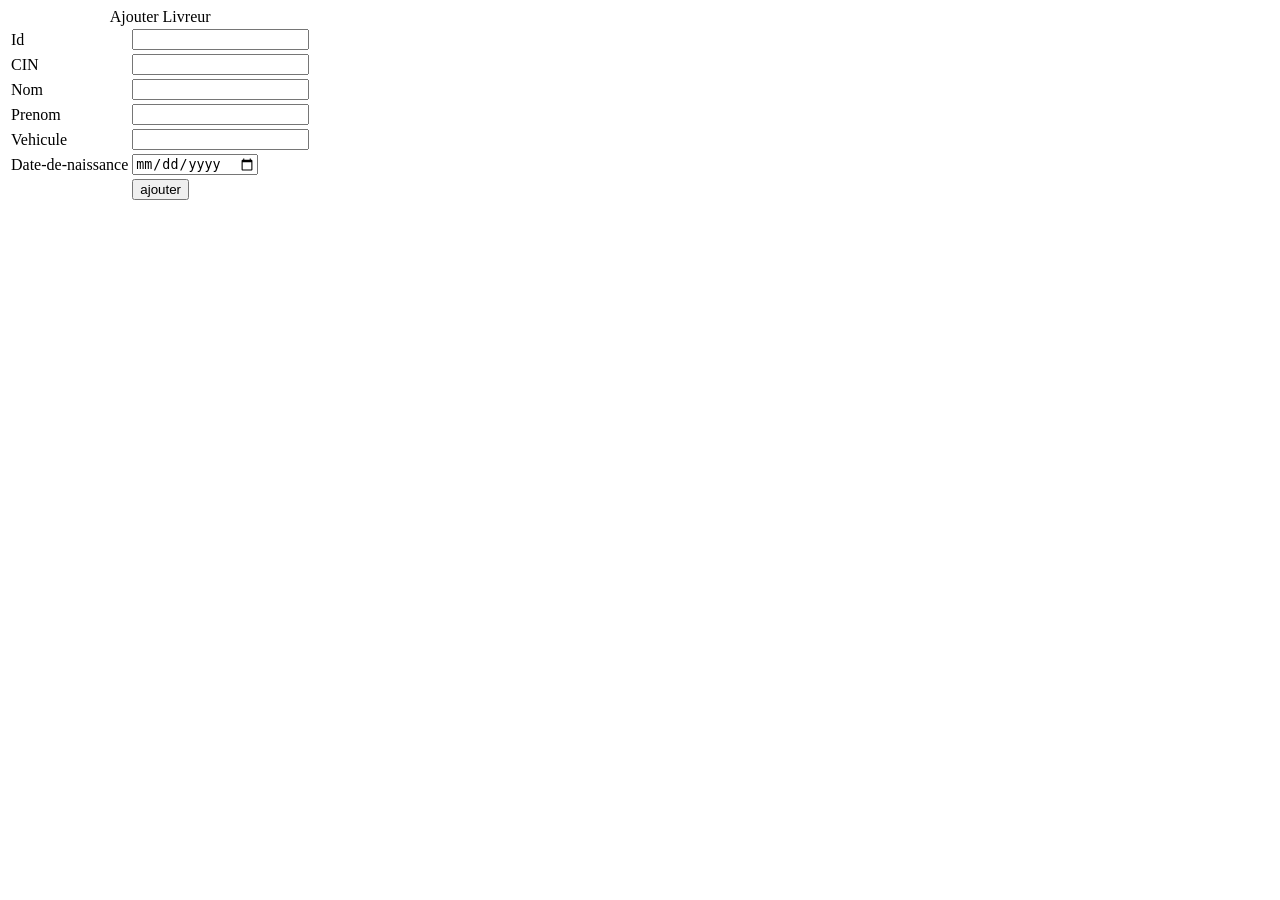
<file: CRUD/ajoutLivreur.html>
<HTML>
<head>
</head>
<body>
<form method="POST" action="ajoutLivreur.php">
<table>
<caption>Ajouter Livreur</caption>
<tr>
<td>Id</td>
<td><input type="number" name="id"></td>
</tr>
<tr>
<td>CIN</td>
<td><input type="number" name="cin"></td>
</tr>
<tr>
<td>Nom</td>
<td><input type="text" name="nom"></td>
</tr>
<tr>
<td>Prenom</td>
<td><input type="text" name="prenom"></td>
</tr>
<tr>
<td>Vehicule</td>
<td><input type="text" name="vehicule"></td>
</tr>
<tr>
<td>Date-de-naissance</td>
<td><input type="date" name="daten"></td>
</tr>
<tr>
<td></td>
<td><input type="submit" name="ajouter" value="ajouter"></td>
</tr>
</table>
</form>

</body>
</HTMl>
</file>
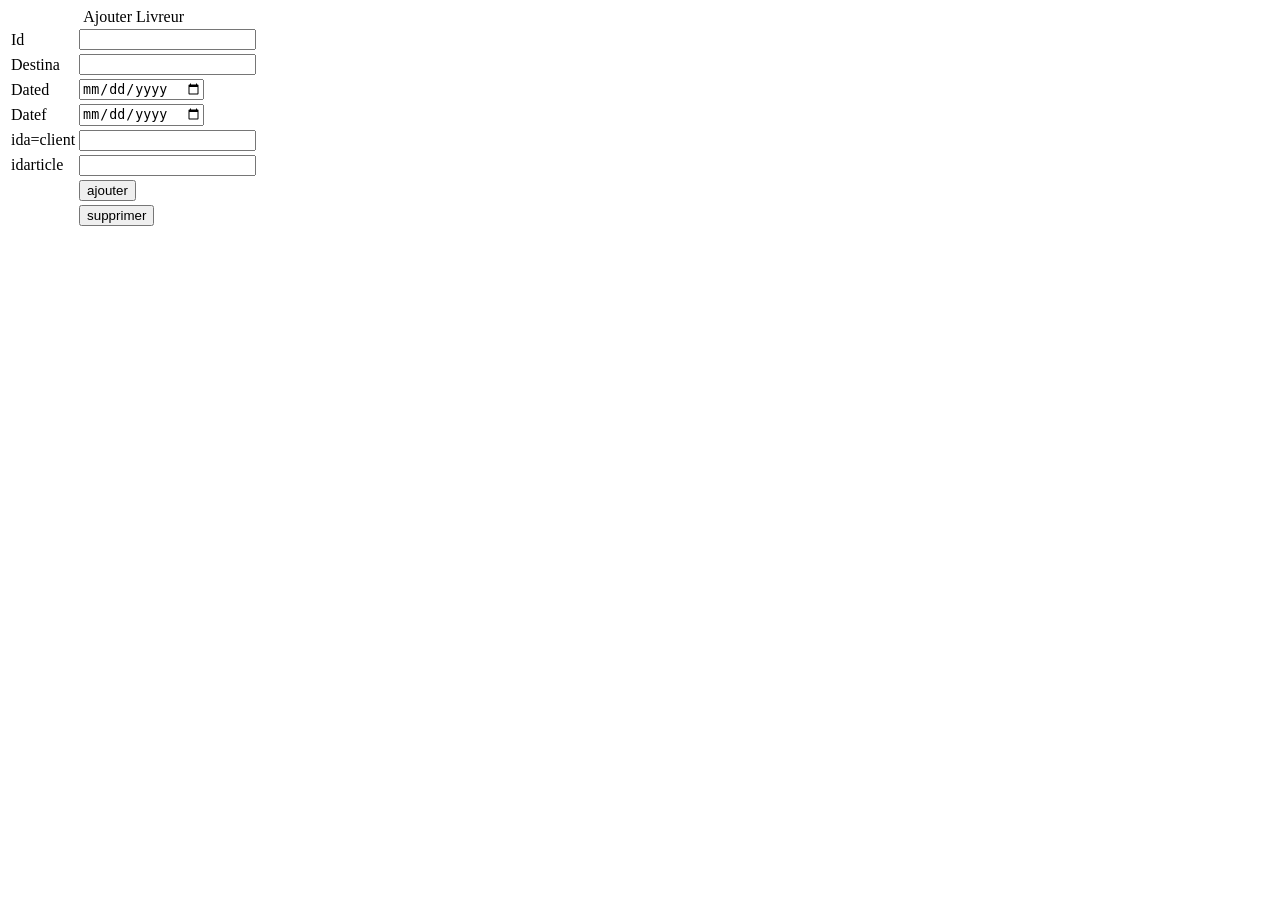
<file: CRUD/livraison/ajoutLivraison.html>
<HTML>
<head>
</head>
<body>
<form method="POST" action="ajoutLivraison.php">
<table>
<caption>Ajouter Livreur</caption>
<tr>
<td>Id</td>
<td><input type="number" name="id"></td>
</tr>
<tr>
<td>Destina</td>
<td><input type="text" name="destination"></td>
</tr>
<tr>
<td>Dated</td>
<td><input type="date" name="daten"></td>
</tr>
<tr>
<td>Datef</td>
<td><input type="date" name="datef"></td>
</tr>
<tr>
<td>ida=client</td>
<td><input type="number" name="idclient"></td>
</tr>
<tr>
<td>idarticle</td>
<td><input type="number" name="idarticle"></td>
</tr>
<tr>
<td></td>
<td><input type="submit" name="ajouter" value="ajouter"></td>
</tr>
<tr>
<td></td>
<td><input type="submit" name="supprimer" value="supprimer"></td>
</tr>
</table>
</form>

</body>
</HTMl>
</file>
<file: CRUD/vendors/css/vendor.bundle.base.css>
/*
 * Container style
 */
.ps {
  overflow: hidden !important;
  overflow-anchor: none;
  -ms-overflow-style: none;
  touch-action: auto;
  -ms-touch-action: auto;
}

/*
 * Scrollbar rail styles
 */
.ps__rail-x {
  display: none;
  opacity: 0;
  transition: background-color .2s linear, opacity .2s linear;
  -webkit-transition: background-color .2s linear, opacity .2s linear;
  height: 15px;
  /* there must be 'bottom' or 'top' for ps__rail-x */
  bottom: 0px;
  /* please don't change 'position' */
  position: absolute;
}

.ps__rail-y {
  display: none;
  opacity: 0;
  transition: background-color .2s linear, opacity .2s linear;
  -webkit-transition: background-color .2s linear, opacity .2s linear;
  width: 15px;
  /* there must be 'right' or 'left' for ps__rail-y */
  right: 0;
  /* please don't change 'position' */
  position: absolute;
}

.ps--active-x > .ps__rail-x,
.ps--active-y > .ps__rail-y {
  display: block;
  background-color: transparent;
}

.ps:hover > .ps__rail-x,
.ps:hover > .ps__rail-y,
.ps--focus > .ps__rail-x,
.ps--focus > .ps__rail-y,
.ps--scrolling-x > .ps__rail-x,
.ps--scrolling-y > .ps__rail-y {
  opacity: 0.6;
}

.ps__rail-x:hover,
.ps__rail-y:hover,
.ps__rail-x:focus,
.ps__rail-y:focus {
  background-color: #eee;
  opacity: 0.9;
}

/*
 * Scrollbar thumb styles
 */
.ps__thumb-x {
  background-color: #aaa;
  border-radius: 6px;
  transition: background-color .2s linear, height .2s ease-in-out;
  -webkit-transition: background-color .2s linear, height .2s ease-in-out;
  height: 6px;
  /* there must be 'bottom' for ps__thumb-x */
  bottom: 2px;
  /* please don't change 'position' */
  position: absolute;
}

.ps__thumb-y {
  background-color: #aaa;
  border-radius: 6px;
  transition: background-color .2s linear, width .2s ease-in-out;
  -webkit-transition: background-color .2s linear, width .2s ease-in-out;
  width: 6px;
  /* there must be 'right' for ps__thumb-y */
  right: 2px;
  /* please don't change 'position' */
  position: absolute;
}

.ps__rail-x:hover > .ps__thumb-x,
.ps__rail-x:focus > .ps__thumb-x {
  background-color: #999;
  height: 11px;
}

.ps__rail-y:hover > .ps__thumb-y,
.ps__rail-y:focus > .ps__thumb-y {
  background-color: #999;
  width: 11px;
}

/* MS supports */
@supports (-ms-overflow-style: none) {
  .ps {
    overflow: auto !important;
  }
}

@media screen and (-ms-high-contrast: active), (-ms-high-contrast: none) {
  .ps {
    overflow: auto !important;
  }
}
</file>
